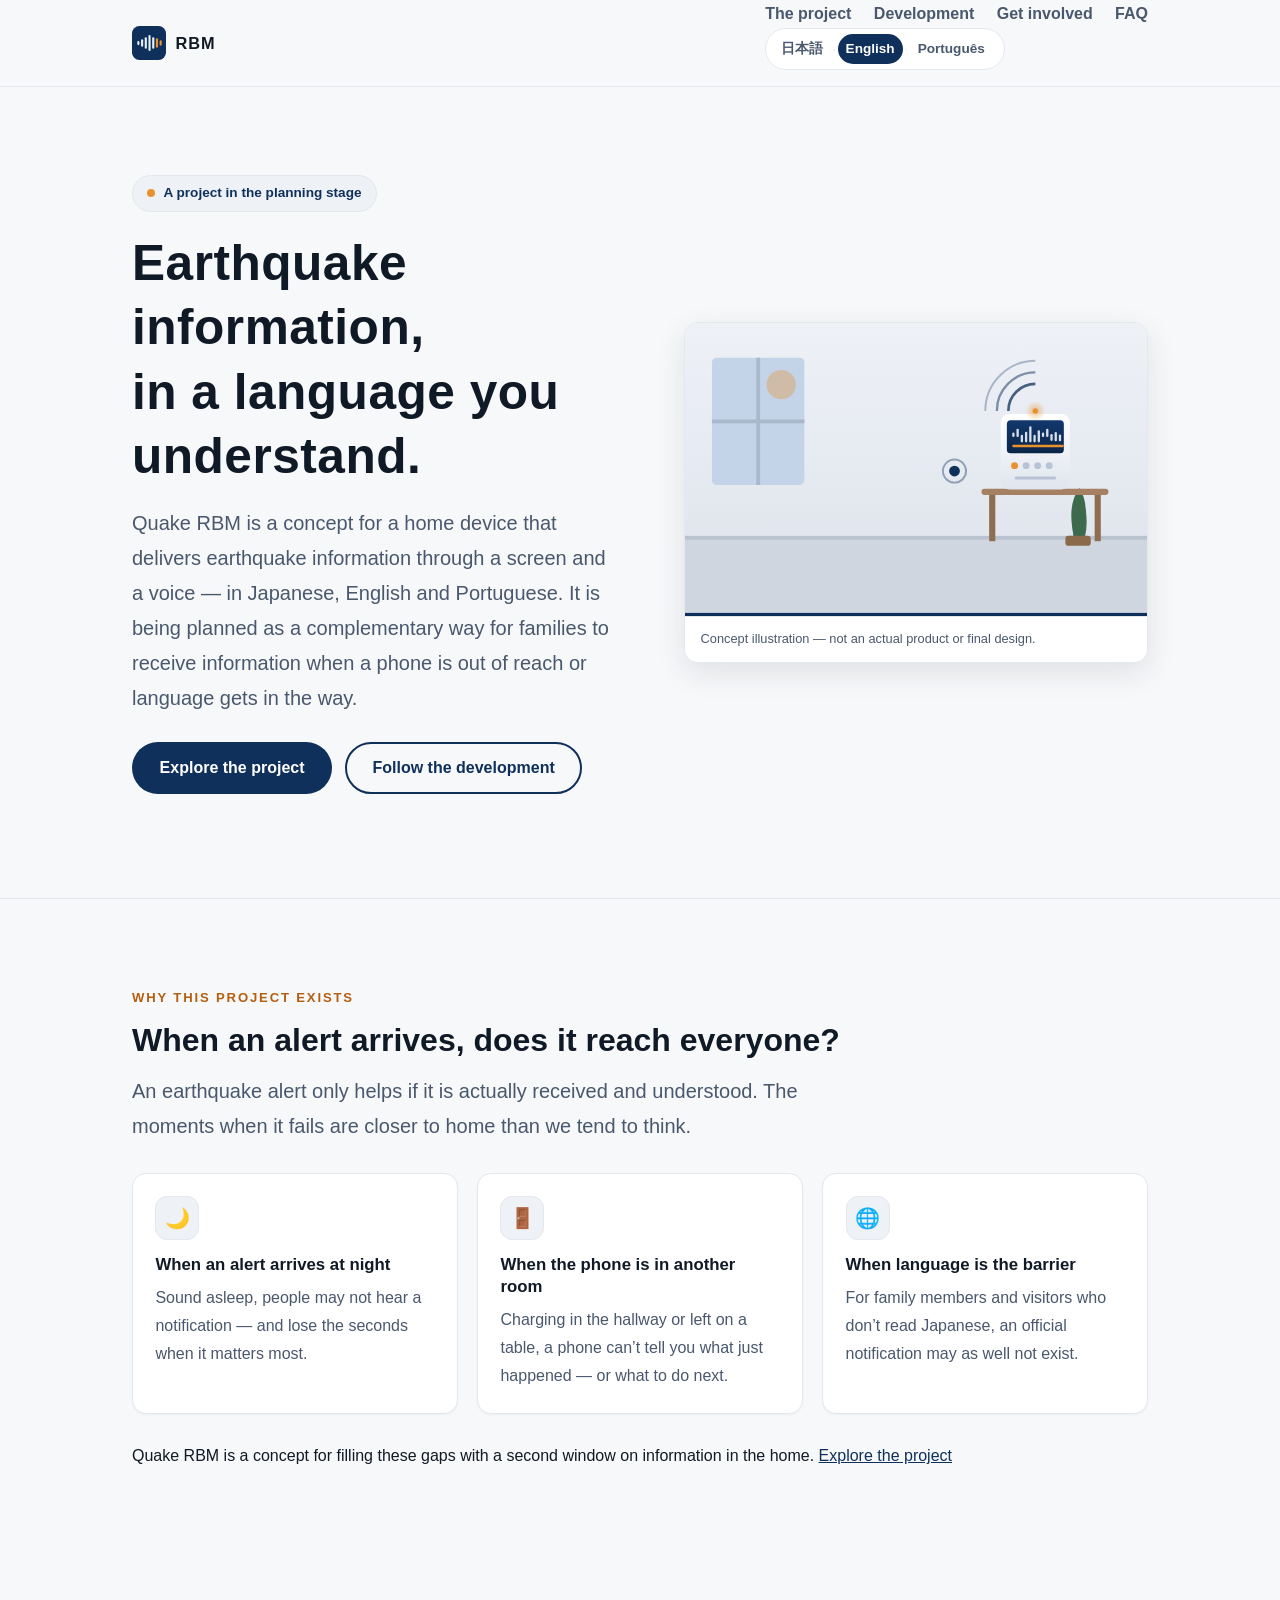
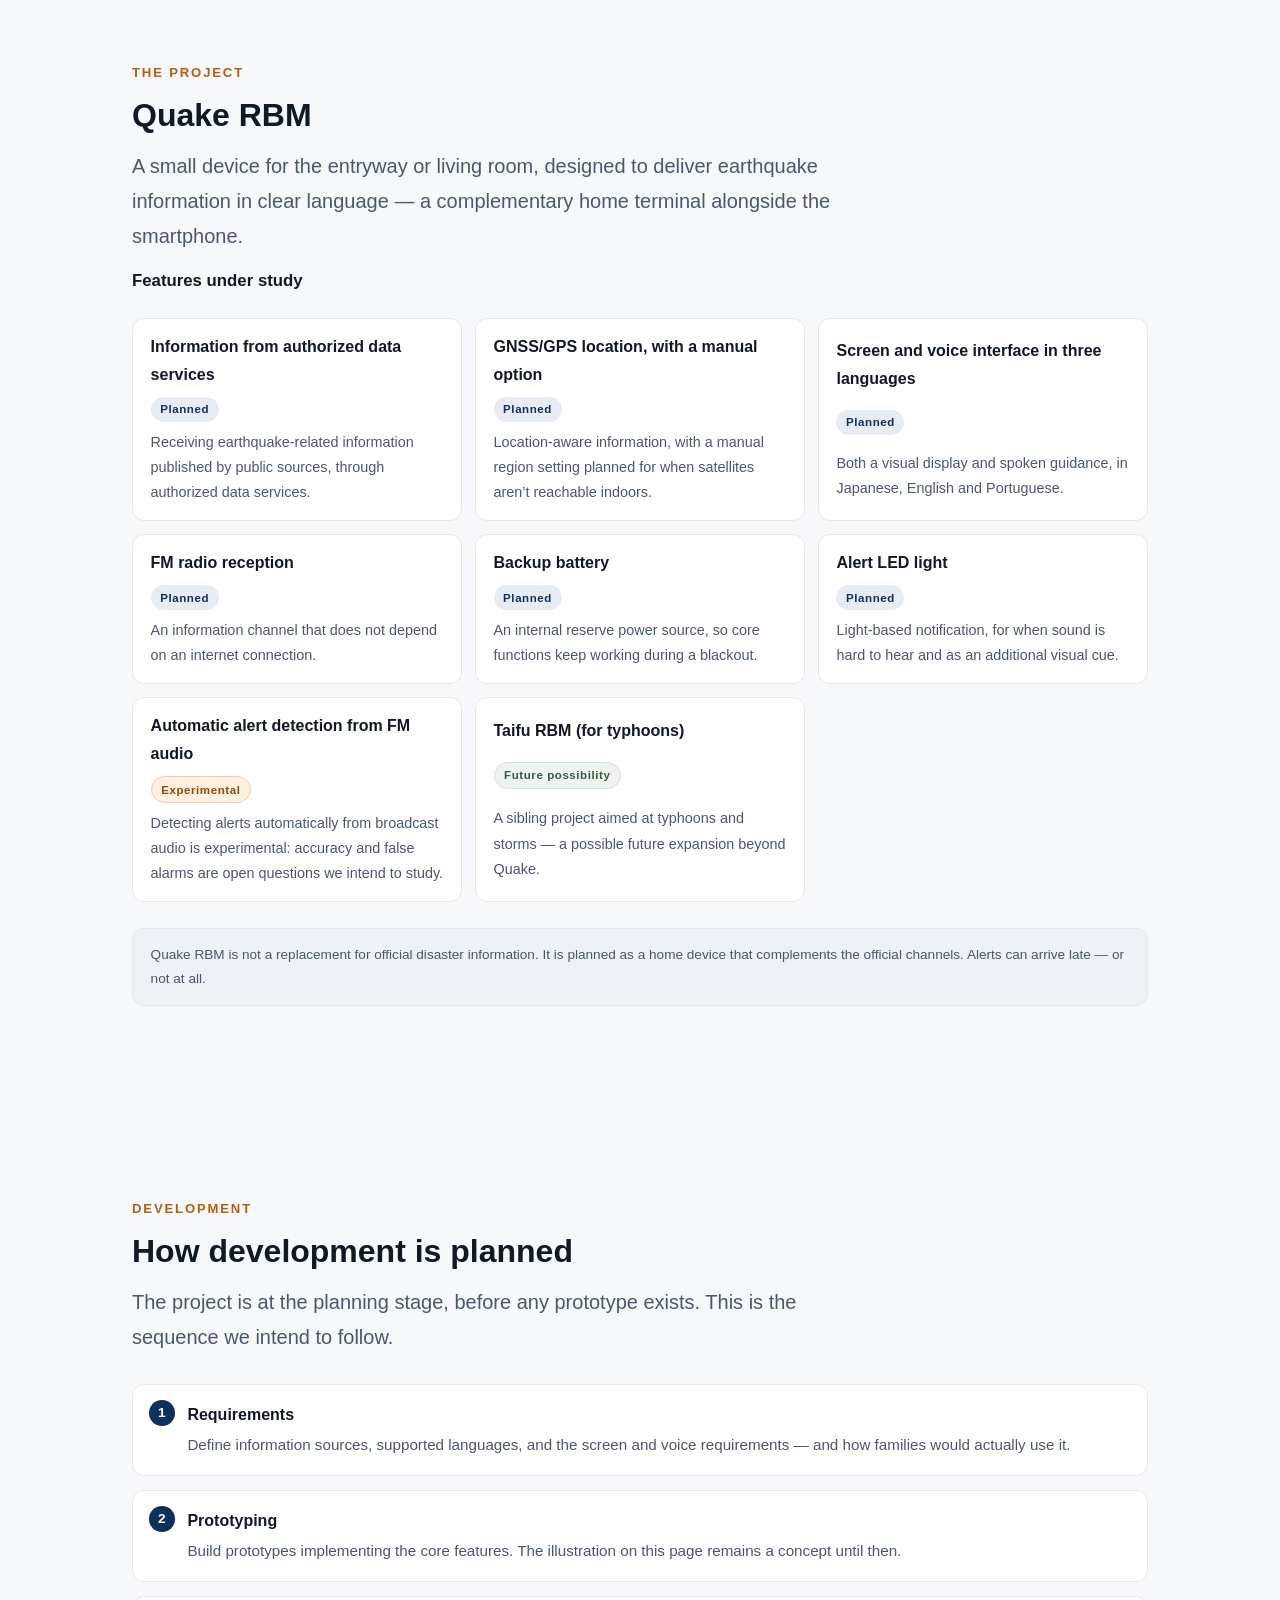
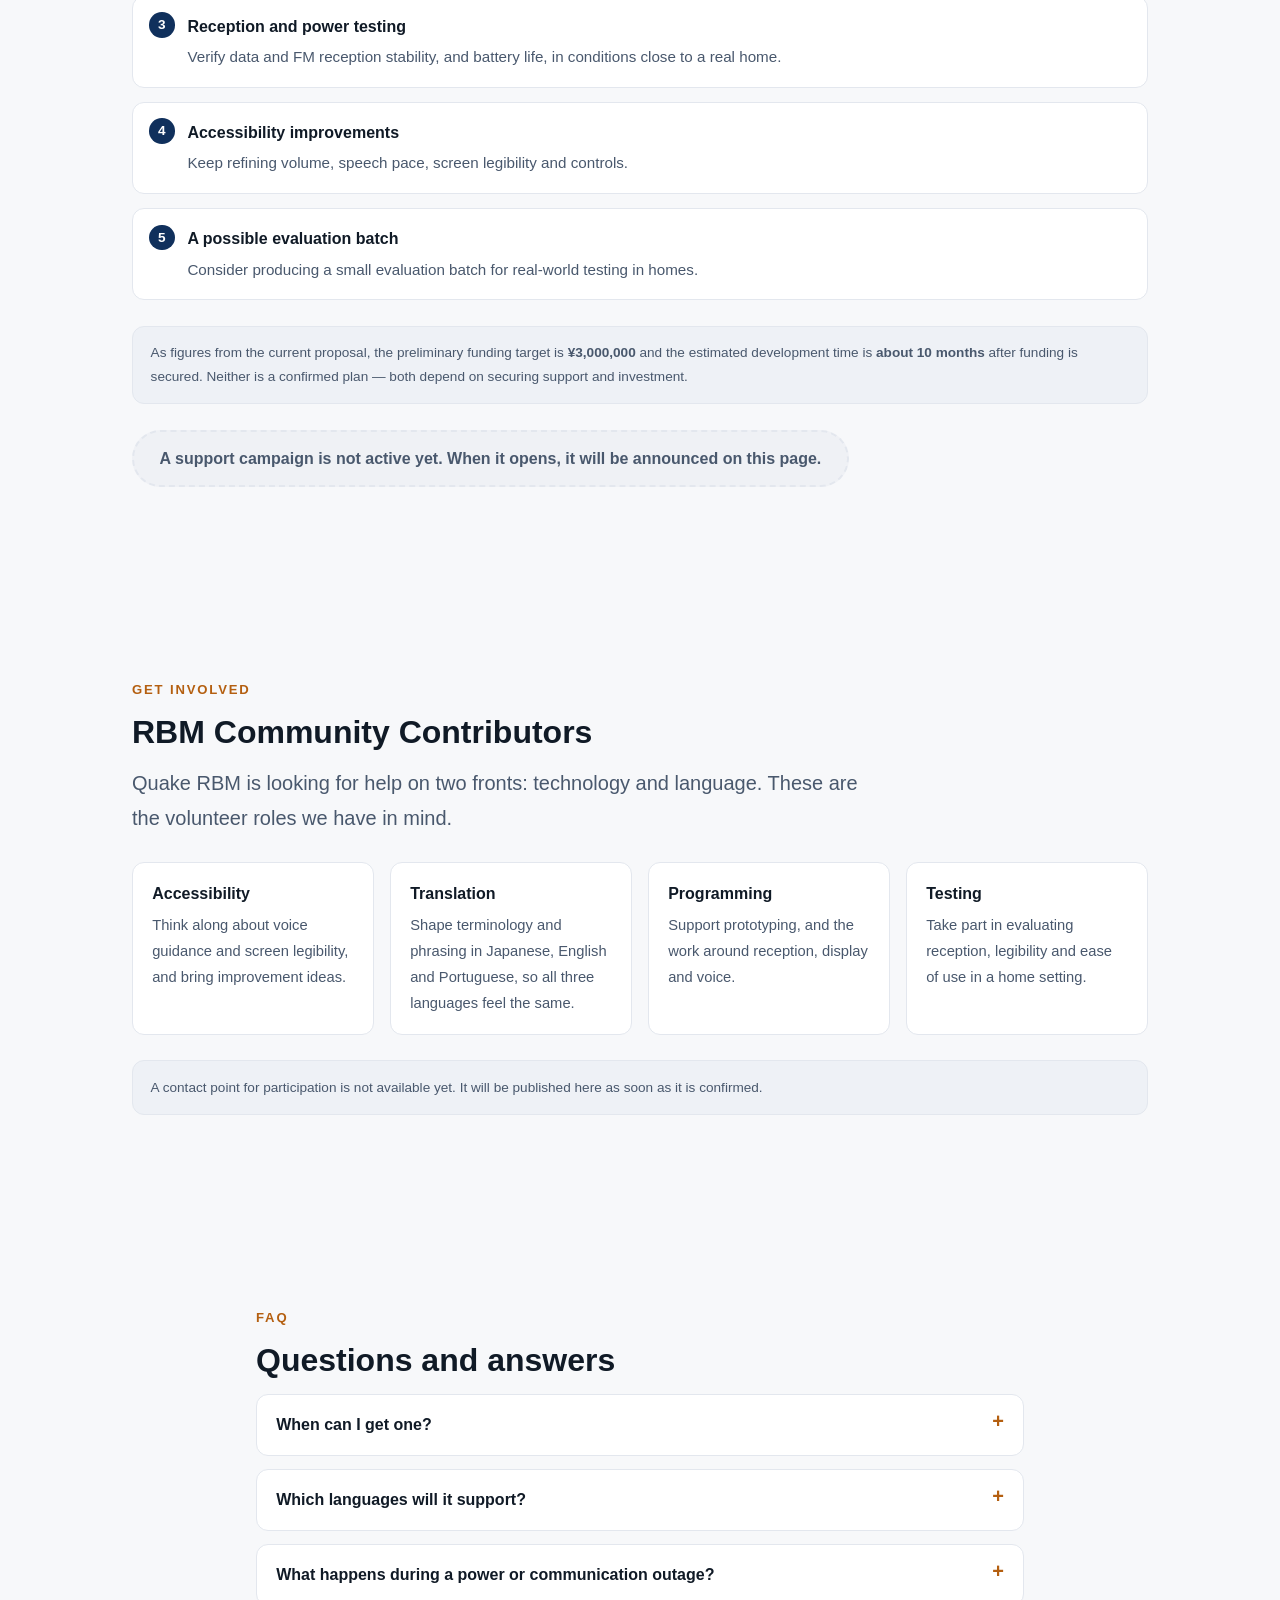
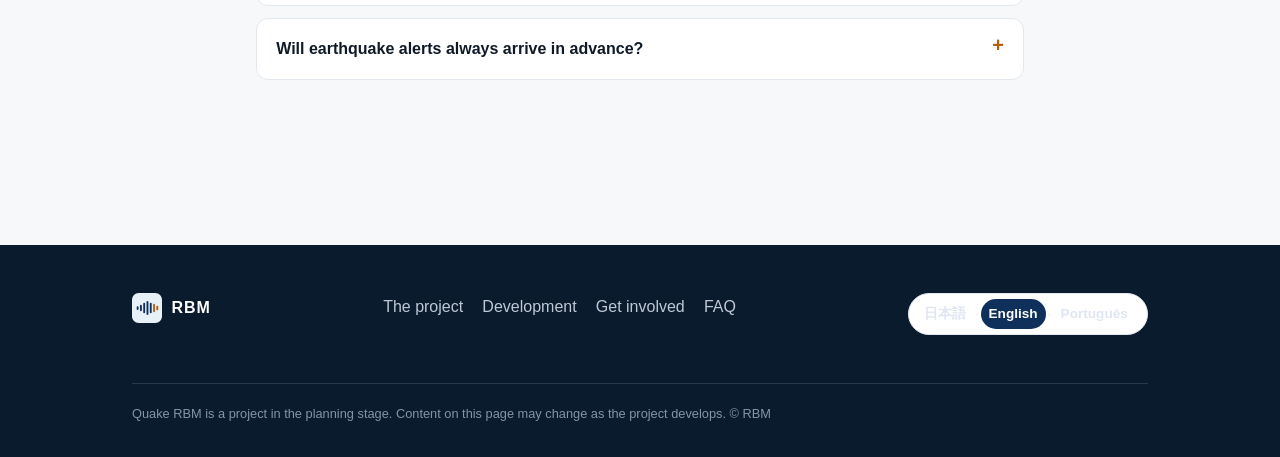
<file: index.html>
<!DOCTYPE html>
<html lang="ja" data-root-page="true" data-alt-ja="/" data-alt-en="/en/" data-alt-pt="/pt/">
<head>
  <meta charset="utf-8">
  <meta name="viewport" content="width=device-width, initial-scale=1">

  <title>Quake RBM — 地震の情報を、わかる言葉で。 | RBM</title>
  <!-- DEPLOY-METADATA: generated only after confirmed deployment URL -->
  <!-- DEPLOY-METADATA:START -->
  <link rel="canonical" href="https://financeself.jp/">
  <link rel="alternate" hreflang="ja" href="https://financeself.jp/">
  <link rel="alternate" hreflang="en" href="https://financeself.jp/en/">
  <link rel="alternate" hreflang="pt" href="https://financeself.jp/pt/">
  <link rel="alternate" hreflang="x-default" href="https://financeself.jp/">
  <meta property="og:url" content="https://financeself.jp/">
  <meta property="og:image" content="https://financeself.jp/assets/img/og-share.png">
  <!-- DEPLOY-METADATA:END -->
  <meta name="description" content="Quake RBM は、地震の情報を画面と音声で伝える家庭向け端末の構想です。日本語・英語・ポルトガル語に対応し、家族みんなに情報を届ける補完的な手段を目指します。">



  <meta property="og:type" content="website">
  <meta property="og:site_name" content="RBM">
  <meta property="og:title" content="Quake RBM — 地震の情報を、わかる言葉で。">
  <meta property="og:description" content="地震の情報を画面と音声で伝える家庭向け端末の構想。日本語・英語・ポルトガル語に対応。RBM の最初のプロジェクト。">
  <meta property="og:image:width" content="1200">
  <meta property="og:image:height" content="630">
  <meta property="og:image:alt" content="Quake RBM の概念イメージ（デバイスのイラストとRBMのロゴ）">
  <meta property="og:locale" content="ja_JP">
  <meta property="og:locale:alternate" content="en_US">
  <meta property="og:locale:alternate" content="pt_BR">
  <meta name="twitter:card" content="summary_large_image">

  <meta name="theme-color" content="#10305c">
  <link rel="icon" href="/assets/favicon.svg" type="image/svg+xml">
  <link rel="icon" href="/assets/favicon-32.png" type="image/png" sizes="32x32">
  <link rel="icon" href="/assets/favicon-16.png" type="image/png" sizes="16x16">
  <link rel="apple-touch-icon" href="/assets/apple-touch-icon.png">
  <link rel="manifest" href="/site.webmanifest">

  <link rel="stylesheet" href="/assets/css/style.css">
  <script src="/assets/js/lang.js" defer></script>
</head>
<body>
  <a class="skip-link" href="#main">メインコンテンツへスキップ</a>

  <header class="site-header">
    <div class="wrap">
      <a class="brand" href="/" aria-label="RBM ホーム">
        <img src="/assets/brand/symbol.svg" alt="" width="34" height="34">
        <span>RBM</span>
      </a>
      <button class="menu-toggle" type="button" aria-controls="site-nav" aria-expanded="false">メニュー</button>
      <nav class="site-nav" id="site-nav" aria-label="サイト内ナビゲーション">
        <ul>
          <li><a href="#project">プロジェクト</a></li>
          <li><a href="#development">開発</a></li>
          <li><a href="#participate">参加する</a></li>
          <li><a href="#faq">よくある質問</a></li>
        </ul>
        <p class="lang-switch" data-lang-switch aria-label="言語の選択">
          <a data-lang="ja" href="/">日本語</a>
          <span class="sep" aria-hidden="true">·</span>
          <a data-lang="en" href="/en/">English</a>
          <span class="sep" aria-hidden="true">·</span>
          <a data-lang="pt" href="/pt/">Português</a>
        </p>
      </nav>
    </div>
  </header>

  <main id="main">

    <section class="hero" aria-labelledby="hero-title">
      <div class="wrap hero-grid">
        <div>
          <p class="badge">構想段階のプロジェクト（計画中）</p>
          <h1 id="hero-title">地震の情報を、<br>わかる言葉で。</h1>
          <p class="lede">Quake RBM（クエイク・アール・ビー・エム）は、地震に関する情報を画面と音声で伝える家庭向け端末の構想です。日本語・英語・ポルトガル語の3言語に対応し、スマートフォンが手元にないときや、言葉の壁があるときにも、家族全員に情報を届ける補完的な手段を目指しています。</p>
          <p class="btn-row">
            <a class="btn btn-primary" href="#project">プロジェクトを見る</a>
            <a class="btn btn-ghost" href="#development">開発の状況を見る</a>
          </p>
        </div>
        <figure class="hero-figure">
          <img src="/assets/img/hero-device.svg"
               alt="Quake RBM の家庭内での利用イメージ。棚の上に置かれた小さな端末が画面と音声で地震の情報を伝える様子（構想段階のイラスト）。"
               width="1200" height="760" fetchpriority="high">
          <figcaption>概念イラストです。実際の製品・仕様ではありません。</figcaption>
        </figure>
      </div>
    </section>

    <section class="section" id="situations" aria-labelledby="situations-title">
      <div class="wrap">
        <div class="section-head">
          <p class="eyebrow">なぜ、この構想があるのか</p>
          <h2 id="situations-title">もしもの夜に、情報は届いていますか？</h2>
          <p class="lede">緊急地震速報は、受け取ってこそ役に立ちます。でも、受け取れない場面は、思っているよりずっと身近にあります。</p>
        </div>
        <div class="card-grid">
          <div class="card">
            <div class="card-icon" aria-hidden="true">🌙</div>
            <h3>深夜、速報が鳴ったとき</h3>
            <p>寝ている時間に音声が聞こえず、何が起き、何をすべきか、その場で判断できないことがあります。</p>
          </div>
          <div class="card">
            <div class="card-icon" aria-hidden="true">🚪</div>
            <h3>スマートフォンが別の部屋にあるとき</h3>
            <p>充電中や別室に置いたままでは、通知に気づいても、その場ですぐ確認できません。</p>
          </div>
          <div class="card">
            <div class="card-icon" aria-hidden="true">🌐</div>
            <h3>言葉の壁があるとき</h3>
            <p>外国出身の家族や来客にとって、日本語の通知は読み取りにくく、大切な情報が届かないことがあります。</p>
          </div>
        </div>
        <p style="margin-top:1.8rem">
          Quake RBM は、こうしたすき間を埋める、家庭にもう一台の「情報の窓」をつくる構想です。
          <a href="#project">プロジェクトを見る</a>
        </p>
      </div>
    </section>

    <section class="section" id="project" aria-labelledby="project-title">
      <div class="wrap">
        <div class="section-head">
          <p class="eyebrow">プロジェクト紹介</p>
          <h2 id="project-title">Quake RBM</h2>
          <p class="lede">玄関やリビングに置ける小さな端末が、地震の情報をわかりやすい言葉で伝えます。スマートフォンと並んで存在する、家庭向けの補完的な情報端末の構想です。</p>
        </div>

        <h3>検討している機能</h3>
        <ul class="feature-list">
          <li>
            <span class="fl-label">公的なデータ配信サービスからの情報受信</span>
            <span class="tag tag-plan">計画中</span>
            <span class="fl-desc">行政などが公開する地震関連の情報を、許可されたサービス経由で受信することを計画しています。</span>
          </li>
          <li>
            <span class="fl-label">GNSS/GPS による位置情報（手動設定にも対応予定）</span>
            <span class="tag tag-plan">計画中</span>
            <span class="fl-desc">位置に応じた情報の表示を計画しています。屋内で電波が届かない場合に備え、手動での地域設定も検討しています。</span>
          </li>
          <li>
            <span class="fl-label">画面と音声のインターフェース（日本語・英語・ポルトガル語）</span>
            <span class="tag tag-plan">計画中</span>
            <span class="fl-desc">目で見る表示と、耳で聞く音声案内の両方を、3言語で提供することを計画しています。</span>
          </li>
          <li>
            <span class="fl-label">FMラジオの受信</span>
            <span class="tag tag-plan">計画中</span>
            <span class="fl-desc">インターネット回線に依存しない情報の入り口として、FM放送の受信を計画しています。</span>
          </li>
          <li>
            <span class="fl-label">予備バッテリー</span>
            <span class="tag tag-plan">計画中</span>
            <span class="fl-desc">停電時にも基本の機能が動くよう、内蔵の予備電源を計画しています。</span>
          </li>
          <li>
            <span class="fl-label">警報用LEDライト</span>
            <span class="tag tag-plan">計画中</span>
            <span class="fl-desc">音が聞こえにくい状況や、視覚への訴えかけとして、光による通知を計画しています。</span>
          </li>
          <li>
            <span class="fl-label">FMの音声からの自動的な警報検出</span>
            <span class="tag tag-exp">実験的な検討</span>
            <span class="fl-desc">放送音声から警報を自動検出する仕組みは、実験的な位置づけで、精度と誤作動の課題を検証中です。</span>
          </li>
          <li>
            <span class="fl-label">Taifu RBM（台風向け）</span>
            <span class="tag tag-future">将来の可能性</span>
            <span class="fl-desc">台風・暴風雨に向けた兄弟プロジェクトは、Quake の先にある将来の可能性として構想しています。</span>
          </li>
        </ul>

        <p class="footnote"> Quake RBM は、公式の防災情報を置き換えるものではなく、公式チャンネルを補完する家庭向けの道具として構想されています。警報は状況によって遅れたり、届かなかったりすることがあります。</p>
      </div>
    </section>

    <section class="section" id="development" aria-labelledby="development-title">
      <div class="wrap">
        <div class="section-head">
          <p class="eyebrow">開発</p>
          <h2 id="development-title">開発の進め方（構想）</h2>
          <p class="lede">プロジェクトは現在、要件の整理から始まる準備段階にあります。進め方として、次の流れを想定しています。</p>
        </div>

        <ol class="steps">
          <li>
            <strong>要件の確定</strong>
            <p>情報源、対応言語、表示と音声の要件を整理し、家庭での使われ方を定義します。</p>
          </li>
          <li>
            <strong>試作（プロトタイプ）</strong>
            <p>主要な機能を実装した試作機を製作します。このページのイメージは、この時点でも概念イラストです。</p>
          </li>
          <li>
            <strong>受信と電源の評価試験</strong>
            <p>データ受信とFM受信の安定性、バッテリー持続時間を家庭環境に近い条件で検証します。</p>
          </li>
          <li>
            <strong>アクセシビリティの改善</strong>
            <p>音量、音声の速さ、画面の見やすさ、操作方法を、継続的に改善します。</p>
          </li>
          <li>
            <strong>評価用ロットの検討</strong>
            <p>家庭での実際の評価に向けて、小規模な評価用ロットの製造を検討します。</p>
          </li>
        </ol>

        <p class="footnote">
          提案段階の数値として、初期の資金目標は <strong>¥3,000,000</strong>（予備的な目安）、調達後の開発期間は <strong>約10ヶ月</strong> と見積もっています。
          いずれも確定した計画ではなく、実施には支援や出資が必要です。
        </p>

        <!-- TODO(公開前確認): 支援キャンペーンが開始し、URLが確定したら、下の注記を公式支援ページへのボタンに置き換えてください。
             例: <a class="btn btn-primary" href="https://…">プロジェクトを支援する</a>
        -->
        <p style="margin-top:1.6rem">
          <span class="btn-disabled-note">支援キャンペーンは現在準備中です。開始が決まり次第、このページでお知らせします。</span>
        </p>
      </div>
    </section>

    <section class="section" id="participate" aria-labelledby="participate-title">
      <div class="wrap">
        <div class="section-head">
          <p class="eyebrow">参加する</p>
          <h2 id="participate-title">RBM Community Contributors</h2>
          <p class="lede">Quake RBM は、技術と言葉の両面で、コミュニティの力を求めています。次の形態で、ボランティアとして参加できます。</p>
        </div>

        <div class="roles">
          <div class="role">
            <strong>アクセシビリティ</strong>
            <p>音声案内の分かりやすさや、画面の見やすさを一緒に考え、改善案を持ち寄ります。</p>
          </div>
          <div class="role">
            <strong>翻訳</strong>
            <p>日本語・英語・ポルトガル語の用語や表現を整え、3言語で同じ体験を届えます。</p>
          </div>
          <div class="role">
            <strong>プログラミング</strong>
            <p>試作に向けた実装や、受信・表示・音声まわりの検証を支えます。</p>
          </div>
          <div class="role">
            <strong>テスト</strong>
            <p>家庭での受信、視認性、操作しやすさの評価に参加します。</p>
          </div>
        </div>

        <!-- TODO(公開前確認): 参加登録・問い合わせ先（フォームやメール）が決まったら、下の注記を実際のリンクに置き換えてください。
             例: <a class="btn btn-primary" href="https://…">参加登録へ</a>
        -->
        <p class="footnote">参加方法についてのお問い合わせ先は、現在準備中です。正式な窓口が決まり次第、このページに掲載します。</p>
      </div>
    </section>

    <section class="section" id="faq" aria-labelledby="faq-title">
      <div class="wrap faq">
        <div class="section-head">
          <p class="eyebrow">よくある質問</p>
          <h2 id="faq-title">質問と答え</h2>
        </div>

        <details>
          <summary>いつ入手できますか？</summary>
          <div class="faq-body">
            <p>Quake RBM は構想段階のプロジェクトで、現時点で販売の予定日はありません。進め方の流れは「<a href="#development">開発</a>」セクションで順次公開します。</p>
          </div>
        </details>

        <details>
          <summary>どの言語に対応しますか？</summary>
          <div class="faq-body">
            <p>日本語・英語・ポルトガル語（ブラジル）の3言語を、画面と音声の両方で計画しています。今後の対応言語の追加も、可能性として検討します。</p>
          </div>
        </details>

        <details>
          <summary>停電や通信障害が起きたときは、どうなりますか？</summary>
          <div class="faq-body">
            <p>予備バッテリーとFMラジオの受信を計画しているため、一部の機能は電源やインターネット通信が失われた状況でも動作することを目指しています。ただし、受信できる情報の種類や範囲は、状況によって制限されます。</p>
          </div>
        </details>

        <details>
          <summary>緊急地震速報は、必ず事前に届きますか？</summary>
          <div class="faq-body">
            <p>いいえ。警報は配信の状況によっては遅れたり、届かなかったりします。Quake RBM は、行政や気象機関などの公式な情報を置き換えるものではなく、公式チャンネルを補完する家庭向けの道具として構想されています。避難や行動の判断は、必ず公式の情報を確認してください。</p>
          </div>
        </details>
      </div>
    </section>

  </main>

  <footer class="site-footer">
    <div class="wrap">
      <p class="footer-brand">
        <img src="/assets/brand/symbol-dark.svg" alt="" width="30" height="30">
        <span>RBM</span>
      </p>
      <ul class="footer-nav" aria-label="フッターナビゲーション">
        <li><a href="#project">プロジェクト</a></li>
        <li><a href="#development">開発</a></li>
        <li><a href="#participate">参加する</a></li>
        <li><a href="#faq">よくある質問</a></li>
      </ul>
      <p class="lang-switch" data-lang-switch aria-label="言語の選択">
        <a data-lang="ja" href="/">日本語</a>
        <span class="sep" aria-hidden="true">·</span>
        <a data-lang="en" href="/en/">English</a>
        <span class="sep" aria-hidden="true">·</span>
        <a data-lang="pt" href="/pt/">Português</a>
      </p>
      <div class="footer-legal">
        <p>Quake RBM は構想段階のプロジェクトです。本ページの内容は今後変更される場合があります。&copy; RBM</p>
      </div>
    </div>
  </footer>
</body>
</html>
</file>
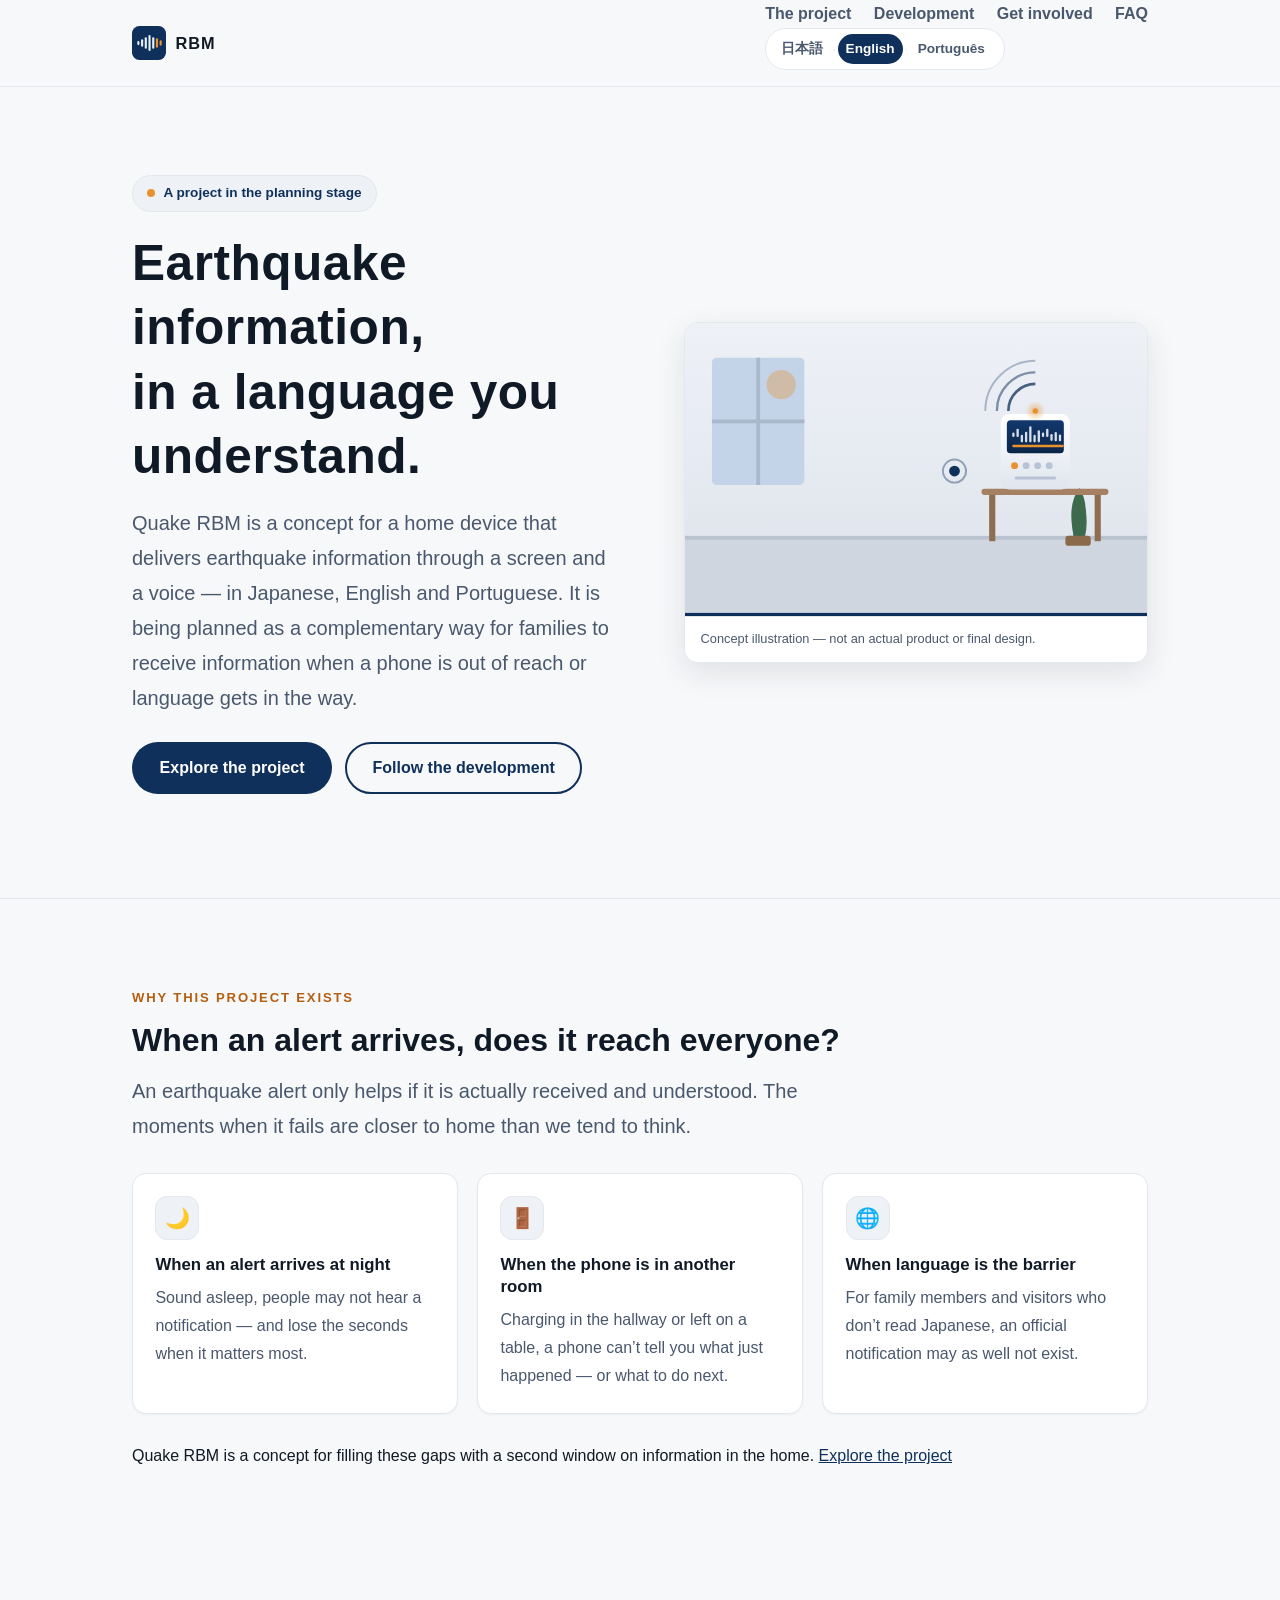
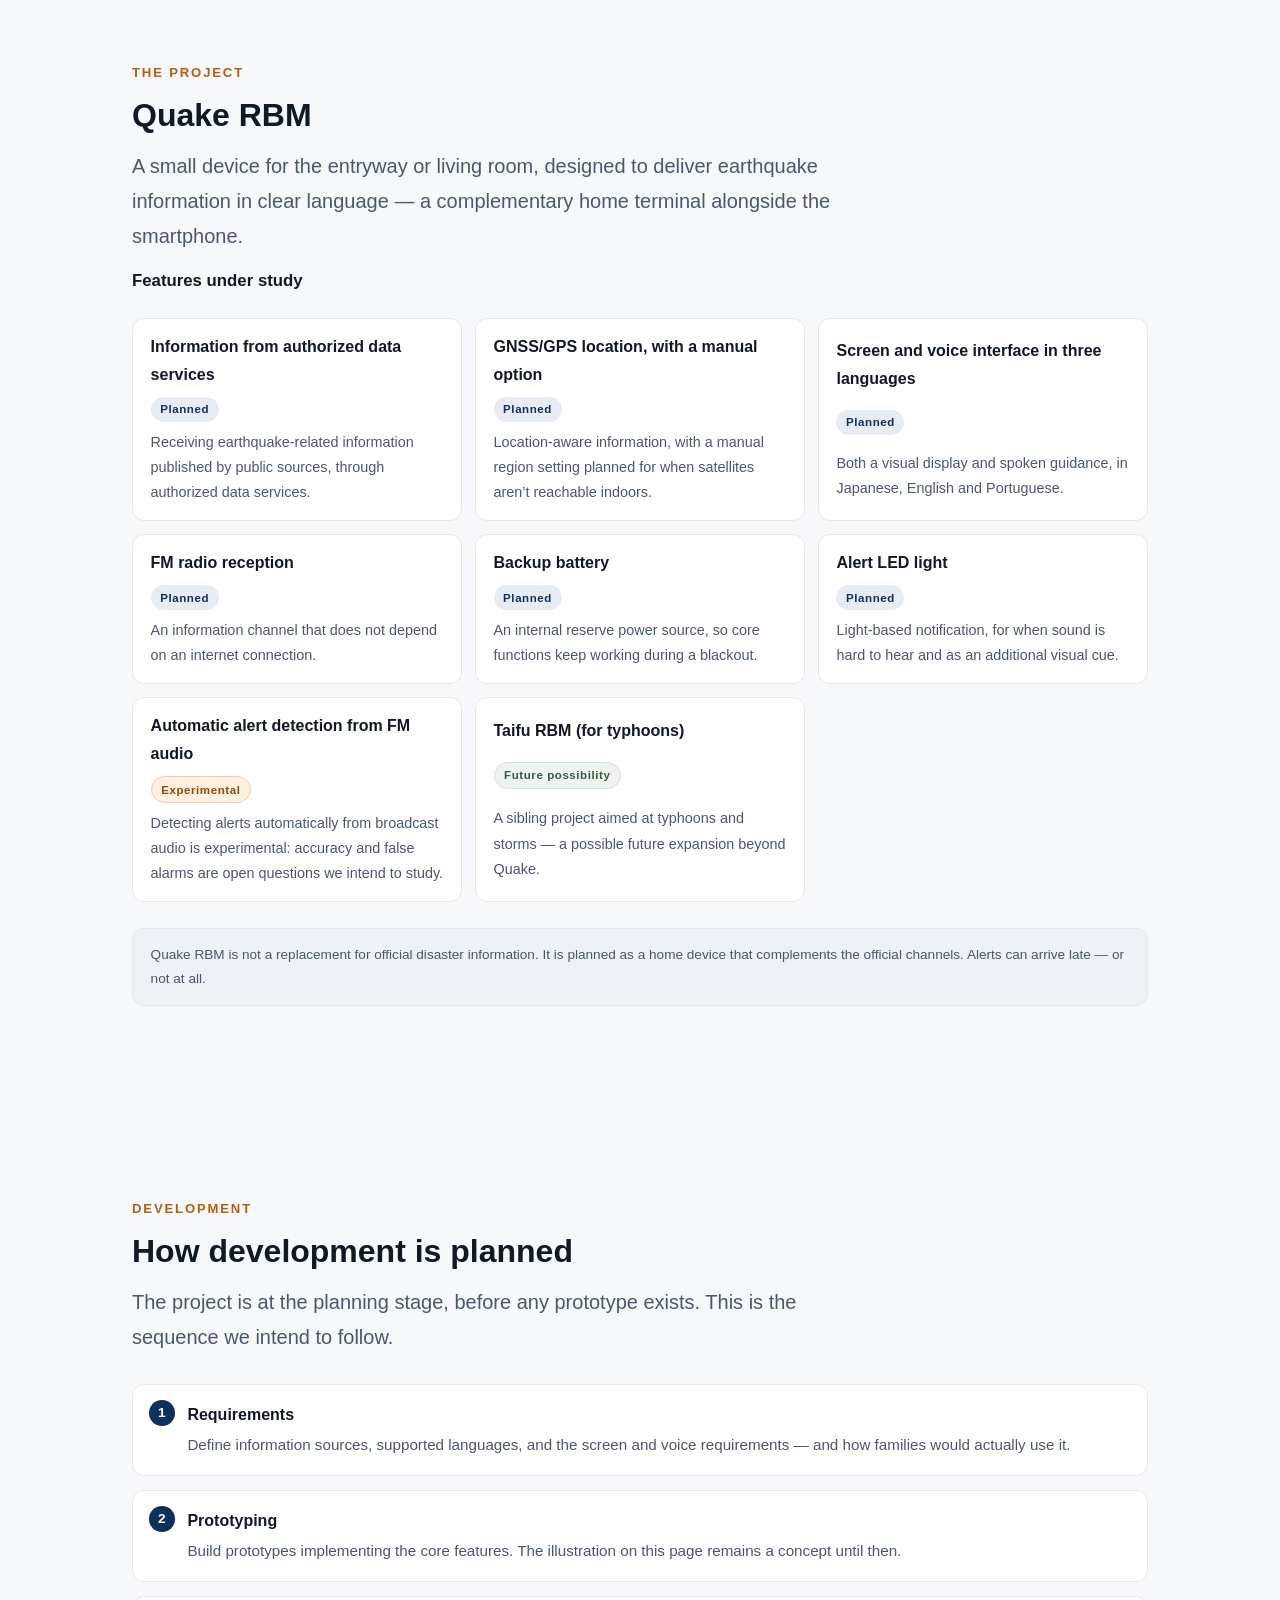
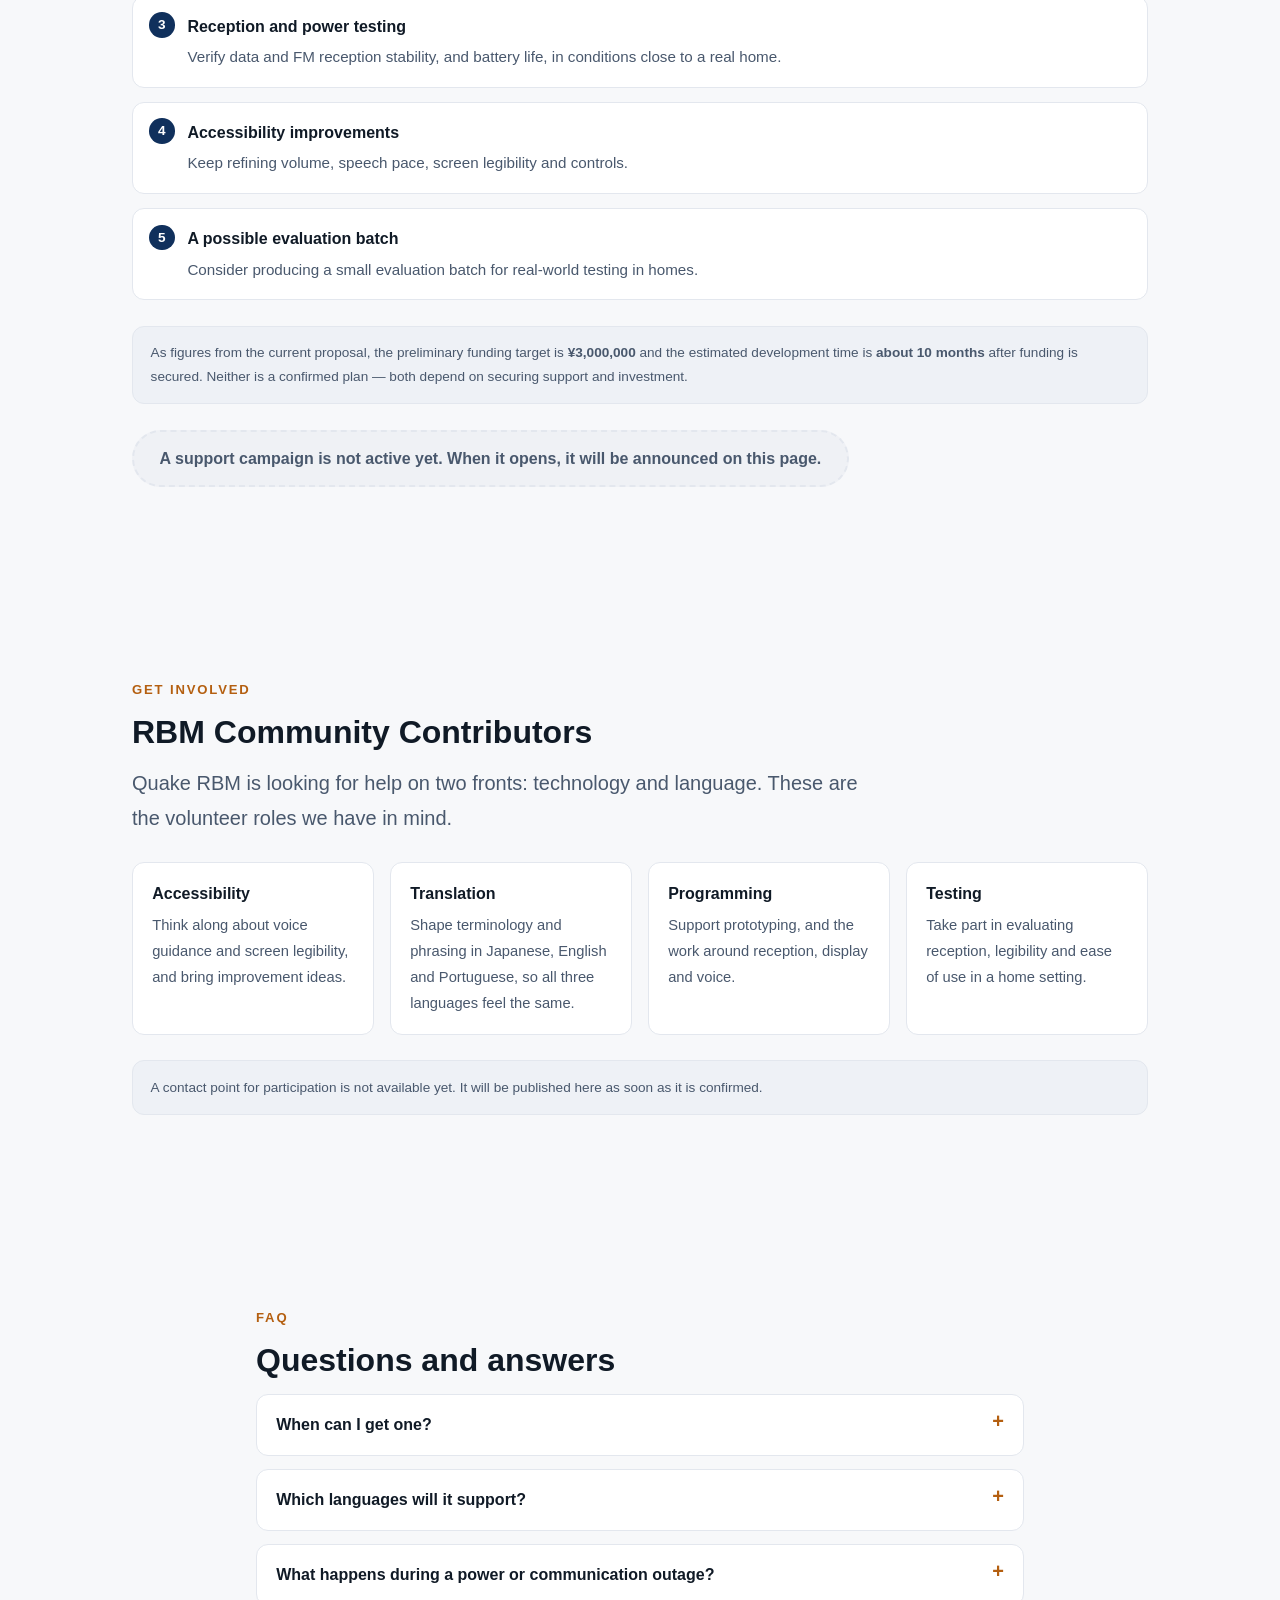
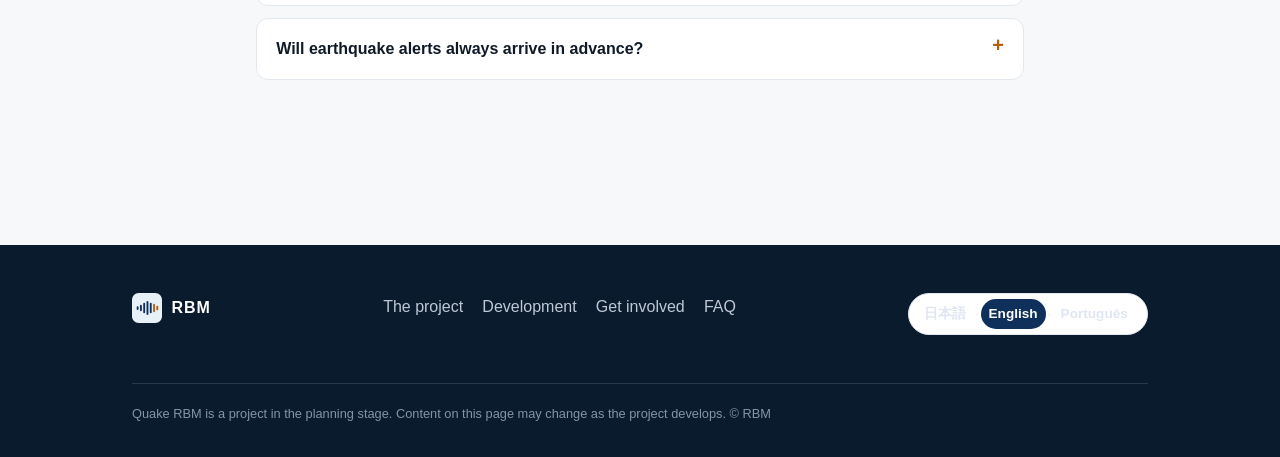
<file: en/index.html>
<!DOCTYPE html>
<html lang="en" data-alt-ja="/" data-alt-en="/en/" data-alt-pt="/pt/">
<head>
  <meta charset="utf-8">
  <meta name="viewport" content="width=device-width, initial-scale=1">

  <title>Quake RBM — Earthquake information in a language you understand. | RBM</title>
  <!-- DEPLOY-METADATA: generated only after confirmed deployment URL -->
  <!-- DEPLOY-METADATA:START -->
  <link rel="canonical" href="https://financeself.jp/en/">
  <link rel="alternate" hreflang="ja" href="https://financeself.jp/">
  <link rel="alternate" hreflang="en" href="https://financeself.jp/en/">
  <link rel="alternate" hreflang="pt" href="https://financeself.jp/pt/">
  <link rel="alternate" hreflang="x-default" href="https://financeself.jp/">
  <meta property="og:url" content="https://financeself.jp/en/">
  <meta property="og:image" content="https://financeself.jp/assets/img/og-share.png">
  <!-- DEPLOY-METADATA:END -->
  <meta name="description" content="Quake RBM is a concept for a home device that delivers earthquake information through screen and voice. Planned in Japanese, English and Portuguese as a complementary information channel for every family.">



  <meta property="og:type" content="website">
  <meta property="og:site_name" content="RBM">
  <meta property="og:title" content="Quake RBM — Earthquake information in a language you understand.">
  <meta property="og:description" content="A concept for a home device that delivers earthquake information through screen and voice, in Japanese, English and Portuguese. RBM’s first project.">
  <meta property="og:image:width" content="1200">
  <meta property="og:image:height" content="630">
  <meta property="og:image:alt" content="Concept illustration of the Quake RBM device alongside the RBM logo">
  <meta property="og:locale" content="en_US">
  <meta property="og:locale:alternate" content="ja_JP">
  <meta property="og:locale:alternate" content="pt_BR">
  <meta name="twitter:card" content="summary_large_image">

  <meta name="theme-color" content="#10305c">
  <link rel="icon" href="/assets/favicon.svg" type="image/svg+xml">
  <link rel="icon" href="/assets/favicon-32.png" type="image/png" sizes="32x32">
  <link rel="icon" href="/assets/favicon-16.png" type="image/png" sizes="16x16">
  <link rel="apple-touch-icon" href="/assets/apple-touch-icon.png">
  <link rel="manifest" href="/site.webmanifest">

  <link rel="stylesheet" href="/assets/css/style.css">
  <script src="/assets/js/lang.js" defer></script>
</head>
<body>
  <a class="skip-link" href="#main">Skip to main content</a>

  <header class="site-header">
    <div class="wrap">
      <a class="brand" href="/en/" aria-label="RBM home (English)">
        <img src="/assets/brand/symbol.svg" alt="" width="34" height="34">
        <span>RBM</span>
      </a>
      <button class="menu-toggle" type="button" aria-controls="site-nav" aria-expanded="false">Menu</button>
      <nav class="site-nav" id="site-nav" aria-label="Site navigation">
        <ul>
          <li><a href="#project">The project</a></li>
          <li><a href="#development">Development</a></li>
          <li><a href="#participate">Get involved</a></li>
          <li><a href="#faq">FAQ</a></li>
        </ul>
        <p class="lang-switch" data-lang-switch aria-label="Choose language">
          <a data-lang="ja" href="/">日本語</a>
          <span class="sep" aria-hidden="true">·</span>
          <a data-lang="en" href="/en/">English</a>
          <span class="sep" aria-hidden="true">·</span>
          <a data-lang="pt" href="/pt/">Português</a>
        </p>
      </nav>
    </div>
  </header>

  <main id="main">

    <section class="hero" aria-labelledby="hero-title">
      <div class="wrap hero-grid">
        <div>
          <p class="badge">A project in the planning stage</p>
          <h1 id="hero-title">Earthquake information,<br>in a language you understand.</h1>
          <p class="lede">Quake RBM is a concept for a home device that delivers earthquake information through a screen and a voice — in Japanese, English and Portuguese. It is being planned as a complementary way for families to receive information when a phone is out of reach or language gets in the way.</p>
          <p class="btn-row">
            <a class="btn btn-primary" href="#project">Explore the project</a>
            <a class="btn btn-ghost" href="#development">Follow the development</a>
          </p>
        </div>
        <figure class="hero-figure">
          <img src="/assets/img/hero-device.svg"
               alt="Concept illustration of the Quake RBM device in a home: a small terminal on a low shelf showing earthquake information on its screen, with broadcast waves arriving from the left."
               width="1200" height="760" fetchpriority="high">
          <figcaption>Concept illustration — not an actual product or final design.</figcaption>
        </figure>
      </div>
    </section>

    <section class="section" id="situations" aria-labelledby="situations-title">
      <div class="wrap">
        <div class="section-head">
          <p class="eyebrow">Why this project exists</p>
          <h2 id="situations-title">When an alert arrives, does it reach everyone?</h2>
          <p class="lede">An earthquake alert only helps if it is actually received and understood. The moments when it fails are closer to home than we tend to think.</p>
        </div>
        <div class="card-grid">
          <div class="card">
            <div class="card-icon" aria-hidden="true">🌙</div>
            <h3>When an alert arrives at night</h3>
            <p>Sound asleep, people may not hear a notification — and lose the seconds when it matters most.</p>
          </div>
          <div class="card">
            <div class="card-icon" aria-hidden="true">🚪</div>
            <h3>When the phone is in another room</h3>
            <p>Charging in the hallway or left on a table, a phone can’t tell you what just happened — or what to do next.</p>
          </div>
          <div class="card">
            <div class="card-icon" aria-hidden="true">🌐</div>
            <h3>When language is the barrier</h3>
            <p>For family members and visitors who don’t read Japanese, an official notification may as well not exist.</p>
          </div>
        </div>
        <p style="margin-top:1.8rem">
          Quake RBM is a concept for filling these gaps with a second window on information in the home.
          <a href="#project">Explore the project</a>
        </p>
      </div>
    </section>

    <section class="section" id="project" aria-labelledby="project-title">
      <div class="wrap">
        <div class="section-head">
          <p class="eyebrow">The project</p>
          <h2 id="project-title">Quake RBM</h2>
          <p class="lede">A small device for the entryway or living room, designed to deliver earthquake information in clear language — a complementary home terminal alongside the smartphone.</p>
        </div>

        <h3>Features under study</h3>
        <ul class="feature-list">
          <li>
            <span class="fl-label">Information from authorized data services</span>
            <span class="tag tag-plan">Planned</span>
            <span class="fl-desc">Receiving earthquake-related information published by public sources, through authorized data services.</span>
          </li>
          <li>
            <span class="fl-label">GNSS/GPS location, with a manual option</span>
            <span class="tag tag-plan">Planned</span>
            <span class="fl-desc">Location-aware information, with a manual region setting planned for when satellites aren’t reachable indoors.</span>
          </li>
          <li>
            <span class="fl-label">Screen and voice interface in three languages</span>
            <span class="tag tag-plan">Planned</span>
            <span class="fl-desc">Both a visual display and spoken guidance, in Japanese, English and Portuguese.</span>
          </li>
          <li>
            <span class="fl-label">FM radio reception</span>
            <span class="tag tag-plan">Planned</span>
            <span class="fl-desc">An information channel that does not depend on an internet connection.</span>
          </li>
          <li>
            <span class="fl-label">Backup battery</span>
            <span class="tag tag-plan">Planned</span>
            <span class="fl-desc">An internal reserve power source, so core functions keep working during a blackout.</span>
          </li>
          <li>
            <span class="fl-label">Alert LED light</span>
            <span class="tag tag-plan">Planned</span>
            <span class="fl-desc">Light-based notification, for when sound is hard to hear and as an additional visual cue.</span>
          </li>
          <li>
            <span class="fl-label">Automatic alert detection from FM audio</span>
            <span class="tag tag-exp">Experimental</span>
            <span class="fl-desc">Detecting alerts automatically from broadcast audio is experimental: accuracy and false alarms are open questions we intend to study.</span>
          </li>
          <li>
            <span class="fl-label">Taifu RBM (for typhoons)</span>
            <span class="tag tag-future">Future possibility</span>
            <span class="fl-desc">A sibling project aimed at typhoons and storms — a possible future expansion beyond Quake.</span>
          </li>
        </ul>

        <p class="footnote">Quake RBM is not a replacement for official disaster information. It is planned as a home device that complements the official channels. Alerts can arrive late — or not at all.</p>
      </div>
    </section>

    <section class="section" id="development" aria-labelledby="development-title">
      <div class="wrap">
        <div class="section-head">
          <p class="eyebrow">Development</p>
          <h2 id="development-title">How development is planned</h2>
          <p class="lede">The project is at the planning stage, before any prototype exists. This is the sequence we intend to follow.</p>
        </div>

        <ol class="steps">
          <li>
            <strong>Requirements</strong>
            <p>Define information sources, supported languages, and the screen and voice requirements — and how families would actually use it.</p>
          </li>
          <li>
            <strong>Prototyping</strong>
            <p>Build prototypes implementing the core features. The illustration on this page remains a concept until then.</p>
          </li>
          <li>
            <strong>Reception and power testing</strong>
            <p>Verify data and FM reception stability, and battery life, in conditions close to a real home.</p>
          </li>
          <li>
            <strong>Accessibility improvements</strong>
            <p>Keep refining volume, speech pace, screen legibility and controls.</p>
          </li>
          <li>
            <strong>A possible evaluation batch</strong>
            <p>Consider producing a small evaluation batch for real-world testing in homes.</p>
          </li>
        </ol>

        <p class="footnote">
          As figures from the current proposal, the preliminary funding target is <strong>¥3,000,000</strong> and the estimated development time is <strong>about 10 months</strong> after funding is secured.
          Neither is a confirmed plan — both depend on securing support and investment.
        </p>

        <!-- TODO(confirm before publishing): when a support campaign is live with a confirmed URL, replace the note below with a real button.
             Example: <a class="btn btn-primary" href="https://…">Support the project</a>
        -->
        <p style="margin-top:1.6rem">
          <span class="btn-disabled-note">A support campaign is not active yet. When it opens, it will be announced on this page.</span>
        </p>
      </div>
    </section>

    <section class="section" id="participate" aria-labelledby="participate-title">
      <div class="wrap">
        <div class="section-head">
          <p class="eyebrow">Get involved</p>
          <h2 id="participate-title">RBM Community Contributors</h2>
          <p class="lede">Quake RBM is looking for help on two fronts: technology and language. These are the volunteer roles we have in mind.</p>
        </div>

        <div class="roles">
          <div class="role">
            <strong>Accessibility</strong>
            <p>Think along about voice guidance and screen legibility, and bring improvement ideas.</p>
          </div>
          <div class="role">
            <strong>Translation</strong>
            <p>Shape terminology and phrasing in Japanese, English and Portuguese, so all three languages feel the same.</p>
          </div>
          <div class="role">
            <strong>Programming</strong>
            <p>Support prototyping, and the work around reception, display and voice.</p>
          </div>
          <div class="role">
            <strong>Testing</strong>
            <p>Take part in evaluating reception, legibility and ease of use in a home setting.</p>
          </div>
        </div>

        <!-- TODO(confirm before publishing): replace the note below with real registration/contact links once destinations are confirmed.
             Example: <a class="btn btn-primary" href="https://…">Join the contributors</a>
        -->
        <p class="footnote">A contact point for participation is not available yet. It will be published here as soon as it is confirmed.</p>
      </div>
    </section>

    <section class="section" id="faq" aria-labelledby="faq-title">
      <div class="wrap faq">
        <div class="section-head">
          <p class="eyebrow">FAQ</p>
          <h2 id="faq-title">Questions and answers</h2>
        </div>

        <details>
          <summary>When can I get one?</summary>
          <div class="faq-body">
            <p>Quake RBM is a project in the planning stage — there is no release date at this point. Progress will be shared in the <a href="#development">Development</a> section.</p>
          </div>
        </details>

        <details>
          <summary>Which languages will it support?</summary>
          <div class="faq-body">
            <p>Japanese, English and Brazilian Portuguese are planned, on both screen and voice. Additional languages may be considered in the future.</p>
          </div>
        </details>

        <details>
          <summary>What happens during a power or communication outage?</summary>
          <div class="faq-body">
            <p>A backup battery and FM reception are planned, so some functions are intended to keep working without mains power or an internet connection. That said, the information available will be limited by the circumstances.</p>
          </div>
        </details>

        <details>
          <summary>Will earthquake alerts always arrive in advance?</summary>
          <div class="faq-body">
            <p>No. Depending on how alerts are distributed, they can arrive late — or not at all. Quake RBM is not a replacement for official information from public authorities and weather services; it is planned as a complementary home device. Always confirm evacuation and other decisions with official sources.</p>
          </div>
        </details>
      </div>
    </section>

  </main>

  <footer class="site-footer">
    <div class="wrap">
      <p class="footer-brand">
        <img src="/assets/brand/symbol-dark.svg" alt="" width="30" height="30">
        <span>RBM</span>
      </p>
      <ul class="footer-nav" aria-label="Footer navigation">
        <li><a href="#project">The project</a></li>
        <li><a href="#development">Development</a></li>
        <li><a href="#participate">Get involved</a></li>
        <li><a href="#faq">FAQ</a></li>
      </ul>
      <p class="lang-switch" data-lang-switch aria-label="Choose language">
        <a data-lang="ja" href="/">日本語</a>
        <span class="sep" aria-hidden="true">·</span>
        <a data-lang="en" href="/en/">English</a>
        <span class="sep" aria-hidden="true">·</span>
        <a data-lang="pt" href="/pt/">Português</a>
      </p>
      <div class="footer-legal">
        <p>Quake RBM is a project in the planning stage. Content on this page may change as the project develops. &copy; RBM</p>
      </div>
    </div>
  </footer>
</body>
</html>
</file>
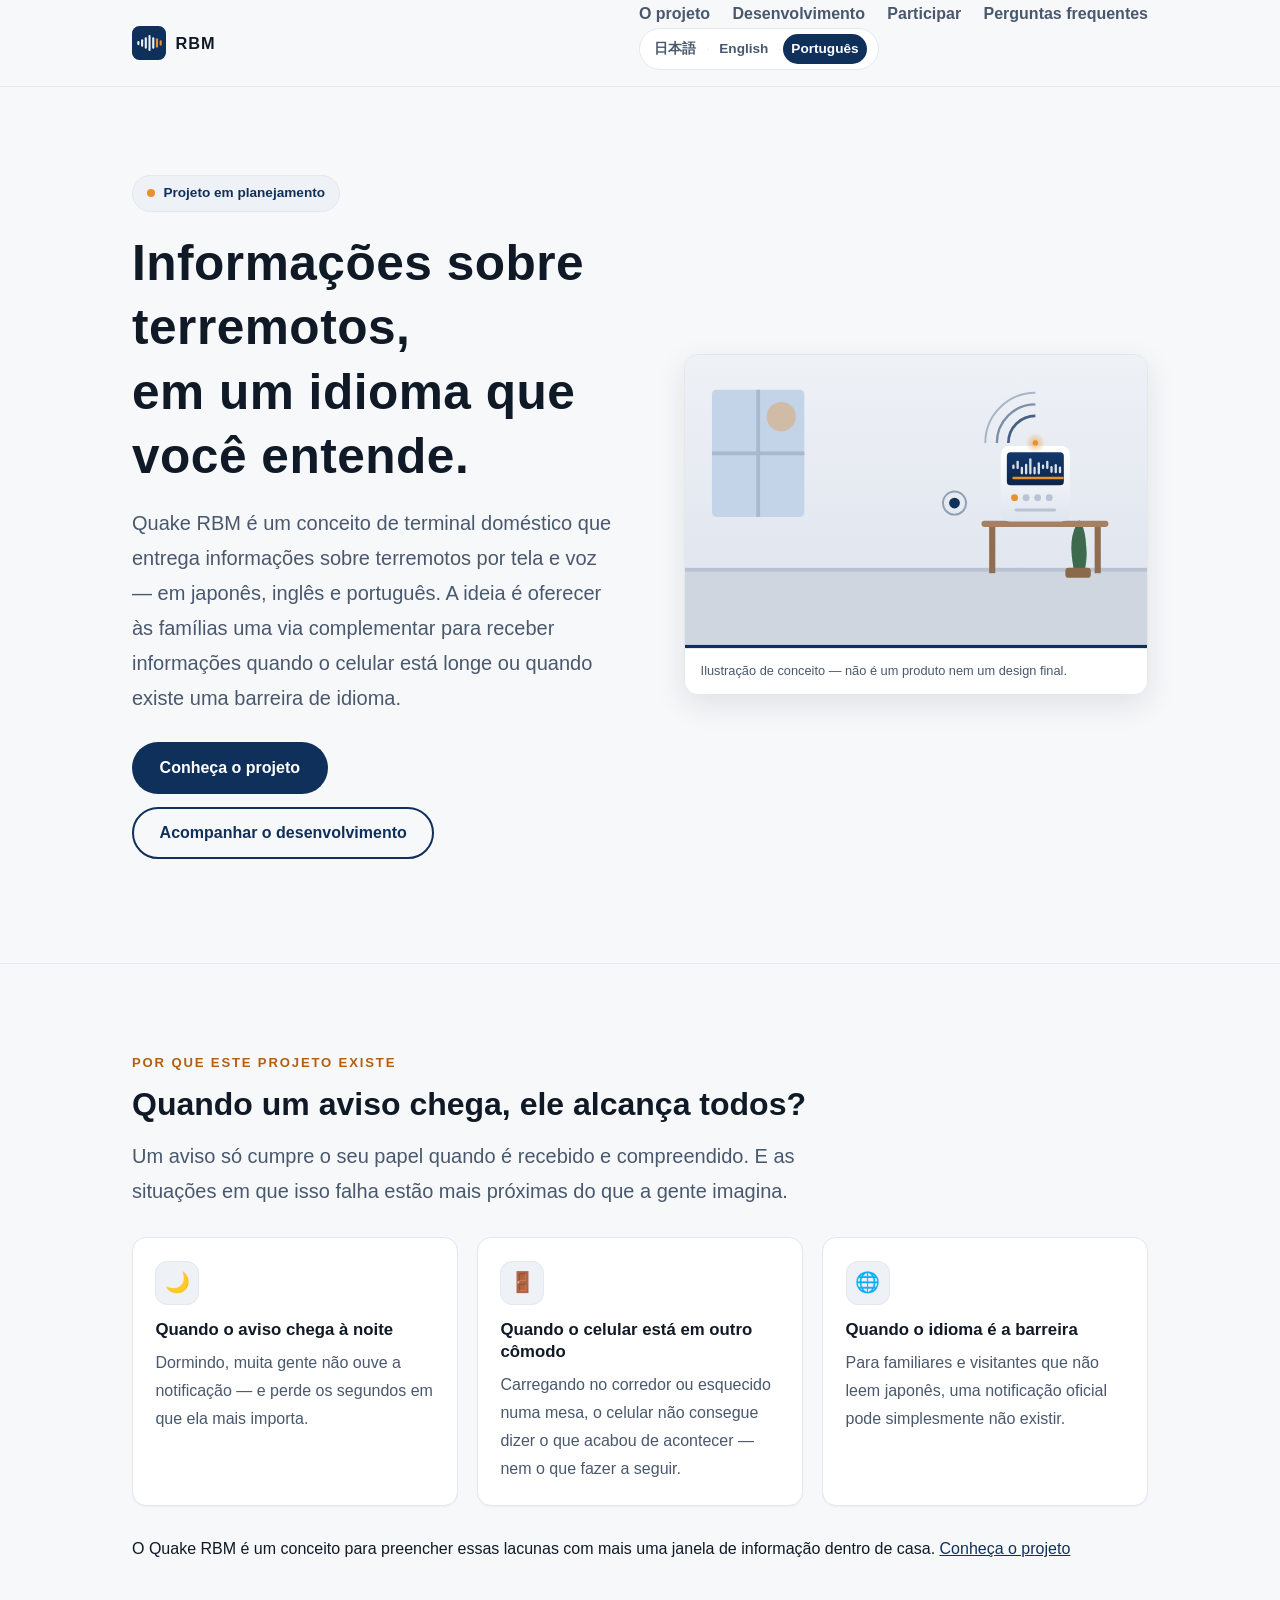
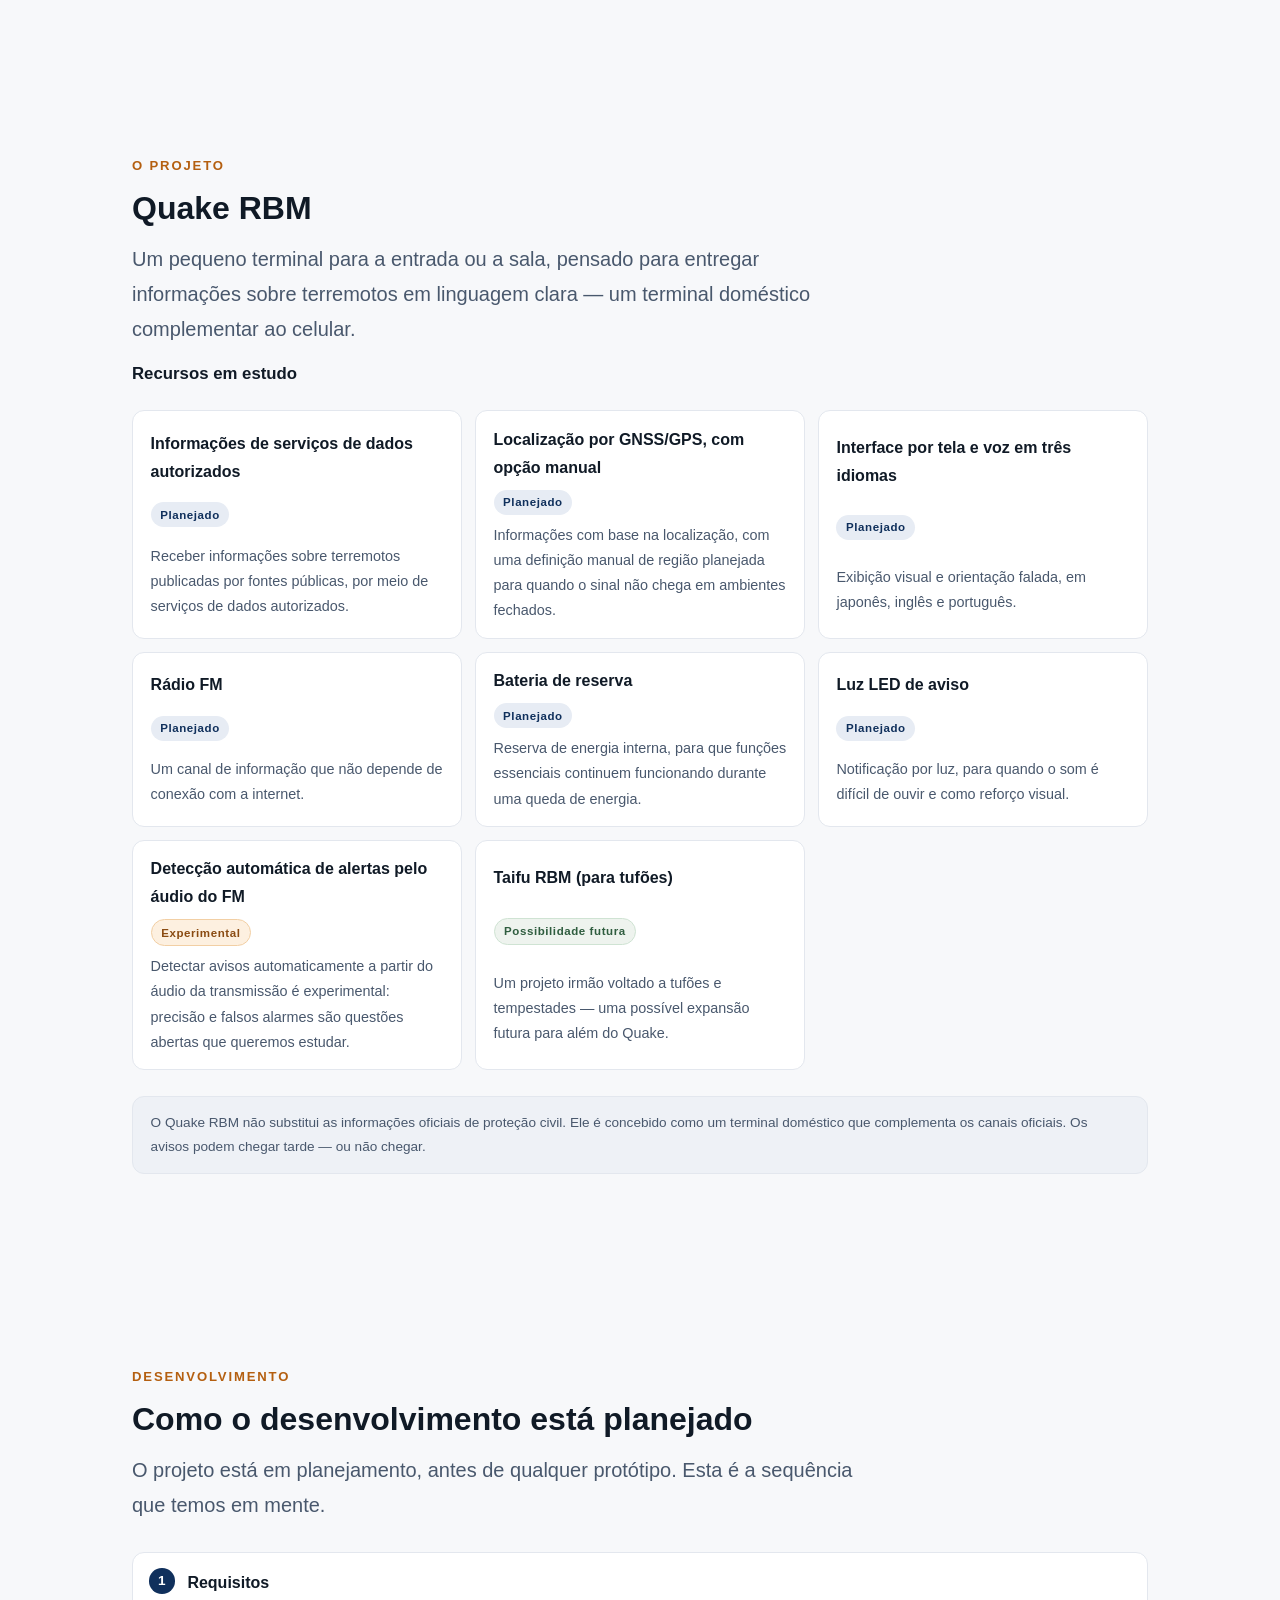
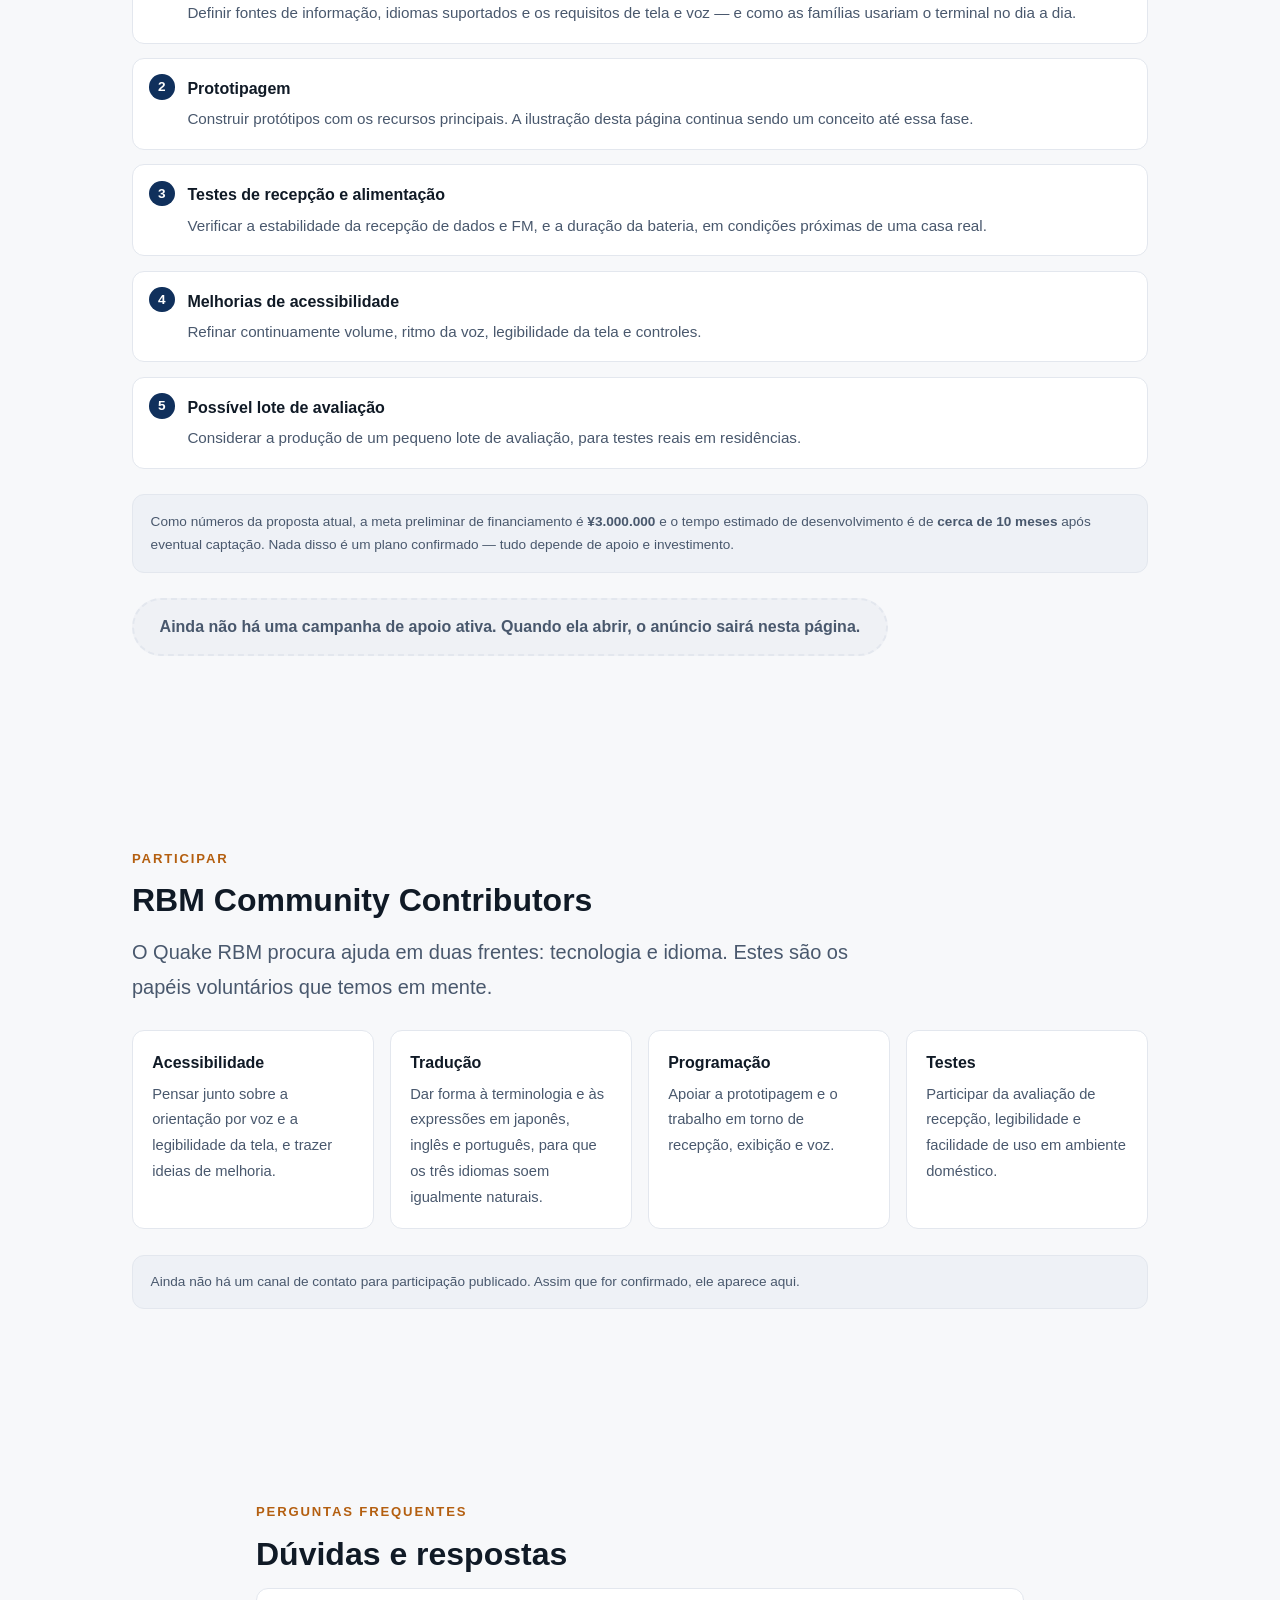
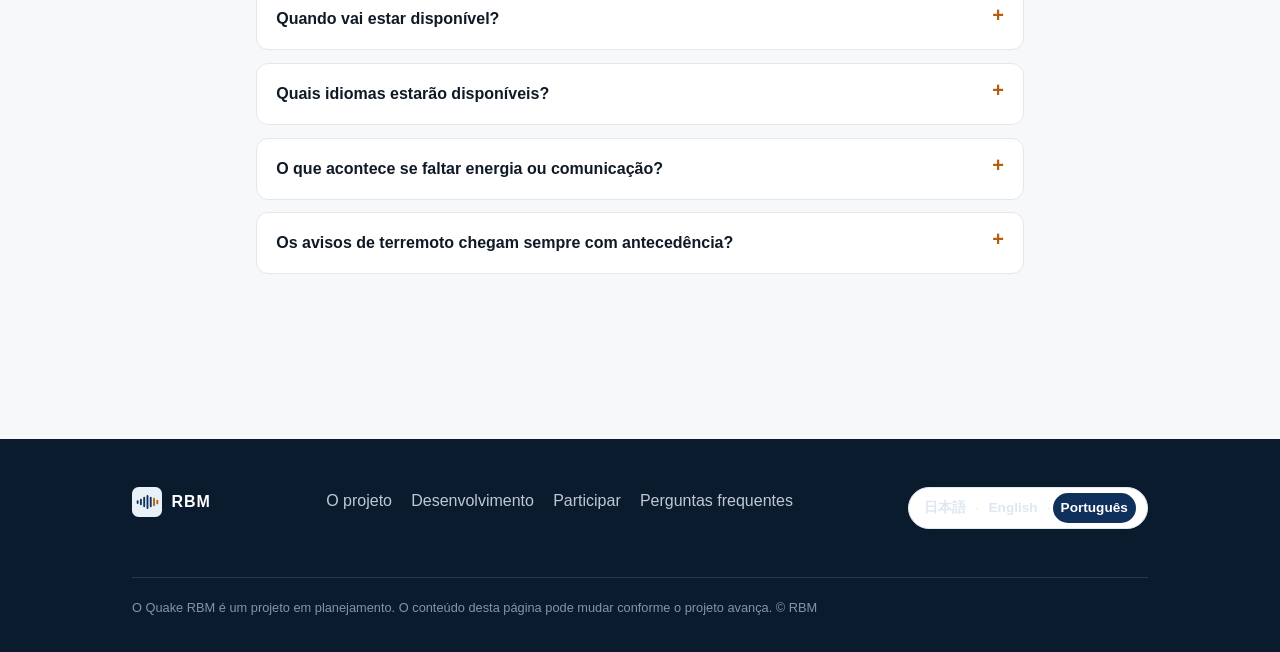
<file: pt/index.html>
<!DOCTYPE html>
<html lang="pt-BR" data-alt-ja="/" data-alt-en="/en/" data-alt-pt="/pt/">
<head>
  <meta charset="utf-8">
  <meta name="viewport" content="width=device-width, initial-scale=1">

  <title>Quake RBM — Informações sobre terremotos em um idioma que você entende. | RBM</title>
  <!-- DEPLOY-METADATA: generated only after confirmed deployment URL -->
  <!-- DEPLOY-METADATA:START -->
  <link rel="canonical" href="https://financeself.jp/pt/">
  <link rel="alternate" hreflang="ja" href="https://financeself.jp/">
  <link rel="alternate" hreflang="en" href="https://financeself.jp/en/">
  <link rel="alternate" hreflang="pt" href="https://financeself.jp/pt/">
  <link rel="alternate" hreflang="x-default" href="https://financeself.jp/">
  <meta property="og:url" content="https://financeself.jp/pt/">
  <meta property="og:image" content="https://financeself.jp/assets/img/og-share.png">
  <!-- DEPLOY-METADATA:END -->
  <meta name="description" content="Quake RBM é um conceito de terminal doméstico que entrega informações sobre terremotos por tela e voz. Planejado em japonês, inglês e português, como via complementar para as famílias receberem informações.">



  <meta property="og:type" content="website">
  <meta property="og:site_name" content="RBM">
  <meta property="og:title" content="Quake RBM — Informações sobre terremotos em um idioma que você entende.">
  <meta property="og:description" content="Um conceito de terminal doméstico que entrega informações sobre terremotos por tela e voz, em japonês, inglês e português. O primeiro projeto da RBM.">
  <meta property="og:image:width" content="1200">
  <meta property="og:image:height" content="630">
  <meta property="og:image:alt" content="Ilustração conceitual do dispositivo Quake RBM junto ao logotipo RBM">
  <meta property="og:locale" content="pt_BR">
  <meta property="og:locale:alternate" content="ja_JP">
  <meta property="og:locale:alternate" content="en_US">
  <meta name="twitter:card" content="summary_large_image">

  <meta name="theme-color" content="#10305c">
  <link rel="icon" href="/assets/favicon.svg" type="image/svg+xml">
  <link rel="icon" href="/assets/favicon-32.png" type="image/png" sizes="32x32">
  <link rel="icon" href="/assets/favicon-16.png" type="image/png" sizes="16x16">
  <link rel="apple-touch-icon" href="/assets/apple-touch-icon.png">
  <link rel="manifest" href="/site.webmanifest">

  <link rel="stylesheet" href="/assets/css/style.css">
  <script src="/assets/js/lang.js" defer></script>
</head>
<body>
  <a class="skip-link" href="#main">Pular para o conteúdo principal</a>

  <header class="site-header">
    <div class="wrap">
      <a class="brand" href="/pt/" aria-label="RBM — página inicial (português)">
        <img src="/assets/brand/symbol.svg" alt="" width="34" height="34">
        <span>RBM</span>
      </a>
      <button class="menu-toggle" type="button" aria-controls="site-nav" aria-expanded="false">Menu</button>
      <nav class="site-nav" id="site-nav" aria-label="Navegação do site">
        <ul>
          <li><a href="#project">O projeto</a></li>
          <li><a href="#development">Desenvolvimento</a></li>
          <li><a href="#participate">Participar</a></li>
          <li><a href="#faq">Perguntas frequentes</a></li>
        </ul>
        <p class="lang-switch" data-lang-switch aria-label="Escolher idioma">
          <a data-lang="ja" href="/">日本語</a>
          <span class="sep" aria-hidden="true">·</span>
          <a data-lang="en" href="/en/">English</a>
          <span class="sep" aria-hidden="true">·</span>
          <a data-lang="pt" href="/pt/">Português</a>
        </p>
      </nav>
    </div>
  </header>

  <main id="main">

    <section class="hero" aria-labelledby="hero-title">
      <div class="wrap hero-grid">
        <div>
          <p class="badge">Projeto em planejamento</p>
          <h1 id="hero-title">Informações sobre terremotos,<br>em um idioma que você entende.</h1>
          <p class="lede">Quake RBM é um conceito de terminal doméstico que entrega informações sobre terremotos por tela e voz — em japonês, inglês e português. A ideia é oferecer às famílias uma via complementar para receber informações quando o celular está longe ou quando existe uma barreira de idioma.</p>
          <p class="btn-row">
            <a class="btn btn-primary" href="#project">Conheça o projeto</a>
            <a class="btn btn-ghost" href="#development">Acompanhar o desenvolvimento</a>
          </p>
        </div>
        <figure class="hero-figure">
          <img src="/assets/img/hero-device.svg"
               alt="Ilustração conceitual do Quake RBM em ambiente doméstico: um pequeno terminal sobre uma bancada baixa, exibindo informações sobre terremotos na tela, com ondas de transmissão chegando pela esquerda."
               width="1200" height="760" fetchpriority="high">
          <figcaption>Ilustração de conceito — não é um produto nem um design final.</figcaption>
        </figure>
      </div>
    </section>

    <section class="section" id="situations" aria-labelledby="situations-title">
      <div class="wrap">
        <div class="section-head">
          <p class="eyebrow">Por que este projeto existe</p>
          <h2 id="situations-title">Quando um aviso chega, ele alcança todos?</h2>
          <p class="lede">Um aviso só cumpre o seu papel quando é recebido e compreendido. E as situações em que isso falha estão mais próximas do que a gente imagina.</p>
        </div>
        <div class="card-grid">
          <div class="card">
            <div class="card-icon" aria-hidden="true">🌙</div>
            <h3>Quando o aviso chega à noite</h3>
            <p>Dormindo, muita gente não ouve a notificação — e perde os segundos em que ela mais importa.</p>
          </div>
          <div class="card">
            <div class="card-icon" aria-hidden="true">🚪</div>
            <h3>Quando o celular está em outro cômodo</h3>
            <p>Carregando no corredor ou esquecido numa mesa, o celular não consegue dizer o que acabou de acontecer — nem o que fazer a seguir.</p>
          </div>
          <div class="card">
            <div class="card-icon" aria-hidden="true">🌐</div>
            <h3>Quando o idioma é a barreira</h3>
            <p>Para familiares e visitantes que não leem japonês, uma notificação oficial pode simplesmente não existir.</p>
          </div>
        </div>
        <p style="margin-top:1.8rem">
          O Quake RBM é um conceito para preencher essas lacunas com mais uma janela de informação dentro de casa.
          <a href="#project">Conheça o projeto</a>
        </p>
      </div>
    </section>

    <section class="section" id="project" aria-labelledby="project-title">
      <div class="wrap">
        <div class="section-head">
          <p class="eyebrow">O projeto</p>
          <h2 id="project-title">Quake RBM</h2>
          <p class="lede">Um pequeno terminal para a entrada ou a sala, pensado para entregar informações sobre terremotos em linguagem clara — um terminal doméstico complementar ao celular.</p>
        </div>

        <h3>Recursos em estudo</h3>
        <ul class="feature-list">
          <li>
            <span class="fl-label">Informações de serviços de dados autorizados</span>
            <span class="tag tag-plan">Planejado</span>
            <span class="fl-desc">Receber informações sobre terremotos publicadas por fontes públicas, por meio de serviços de dados autorizados.</span>
          </li>
          <li>
            <span class="fl-label">Localização por GNSS/GPS, com opção manual</span>
            <span class="tag tag-plan">Planejado</span>
            <span class="fl-desc">Informações com base na localização, com uma definição manual de região planejada para quando o sinal não chega em ambientes fechados.</span>
          </li>
          <li>
            <span class="fl-label">Interface por tela e voz em três idiomas</span>
            <span class="tag tag-plan">Planejado</span>
            <span class="fl-desc">Exibição visual e orientação falada, em japonês, inglês e português.</span>
          </li>
          <li>
            <span class="fl-label">Rádio FM</span>
            <span class="tag tag-plan">Planejado</span>
            <span class="fl-desc">Um canal de informação que não depende de conexão com a internet.</span>
          </li>
          <li>
            <span class="fl-label">Bateria de reserva</span>
            <span class="tag tag-plan">Planejado</span>
            <span class="fl-desc">Reserva de energia interna, para que funções essenciais continuem funcionando durante uma queda de energia.</span>
          </li>
          <li>
            <span class="fl-label">Luz LED de aviso</span>
            <span class="tag tag-plan">Planejado</span>
            <span class="fl-desc">Notificação por luz, para quando o som é difícil de ouvir e como reforço visual.</span>
          </li>
          <li>
            <span class="fl-label">Detecção automática de alertas pelo áudio do FM</span>
            <span class="tag tag-exp">Experimental</span>
            <span class="fl-desc">Detectar avisos automaticamente a partir do áudio da transmissão é experimental: precisão e falsos alarmes são questões abertas que queremos estudar.</span>
          </li>
          <li>
            <span class="fl-label">Taifu RBM (para tufões)</span>
            <span class="tag tag-future">Possibilidade futura</span>
            <span class="fl-desc">Um projeto irmão voltado a tufões e tempestades — uma possível expansão futura para além do Quake.</span>
          </li>
        </ul>

        <p class="footnote">O Quake RBM não substitui as informações oficiais de proteção civil. Ele é concebido como um terminal doméstico que complementa os canais oficiais. Os avisos podem chegar tarde — ou não chegar.</p>
      </div>
    </section>

    <section class="section" id="development" aria-labelledby="development-title">
      <div class="wrap">
        <div class="section-head">
          <p class="eyebrow">Desenvolvimento</p>
          <h2 id="development-title">Como o desenvolvimento está planejado</h2>
          <p class="lede">O projeto está em planejamento, antes de qualquer protótipo. Esta é a sequência que temos em mente.</p>
        </div>

        <ol class="steps">
          <li>
            <strong>Requisitos</strong>
            <p>Definir fontes de informação, idiomas suportados e os requisitos de tela e voz — e como as famílias usariam o terminal no dia a dia.</p>
          </li>
          <li>
            <strong>Prototipagem</strong>
            <p>Construir protótipos com os recursos principais. A ilustração desta página continua sendo um conceito até essa fase.</p>
          </li>
          <li>
            <strong>Testes de recepção e alimentação</strong>
            <p>Verificar a estabilidade da recepção de dados e FM, e a duração da bateria, em condições próximas de uma casa real.</p>
          </li>
          <li>
            <strong>Melhorias de acessibilidade</strong>
            <p>Refinar continuamente volume, ritmo da voz, legibilidade da tela e controles.</p>
          </li>
          <li>
            <strong>Possível lote de avaliação</strong>
            <p>Considerar a produção de um pequeno lote de avaliação, para testes reais em residências.</p>
          </li>
        </ol>

        <p class="footnote">
          Como números da proposta atual, a meta preliminar de financiamento é <strong>¥3.000.000</strong> e o tempo estimado de desenvolvimento é de <strong>cerca de 10 meses</strong> após eventual captação.
          Nada disso é um plano confirmado — tudo depende de apoio e investimento.
        </p>

        <!-- TODO(confirmar antes de publicar): quando houver uma campanha de apoio ativa com URL confirmada, substituir a nota abaixo por um botão real.
             Exemplo: <a class="btn btn-primary" href="https://…">Apoiar o projeto</a>
        -->
        <p style="margin-top:1.6rem">
          <span class="btn-disabled-note">Ainda não há uma campanha de apoio ativa. Quando ela abrir, o anúncio sairá nesta página.</span>
        </p>
      </div>
    </section>

    <section class="section" id="participate" aria-labelledby="participate-title">
      <div class="wrap">
        <div class="section-head">
          <p class="eyebrow">Participar</p>
          <h2 id="participate-title">RBM Community Contributors</h2>
          <p class="lede">O Quake RBM procura ajuda em duas frentes: tecnologia e idioma. Estes são os papéis voluntários que temos em mente.</p>
        </div>

        <div class="roles">
          <div class="role">
            <strong>Acessibilidade</strong>
            <p>Pensar junto sobre a orientação por voz e a legibilidade da tela, e trazer ideias de melhoria.</p>
          </div>
          <div class="role">
            <strong>Tradução</strong>
            <p>Dar forma à terminologia e às expressões em japonês, inglês e português, para que os três idiomas soem igualmente naturais.</p>
          </div>
          <div class="role">
            <strong>Programação</strong>
            <p>Apoiar a prototipagem e o trabalho em torno de recepção, exibição e voz.</p>
          </div>
          <div class="role">
            <strong>Testes</strong>
            <p>Participar da avaliação de recepção, legibilidade e facilidade de uso em ambiente doméstico.</p>
          </div>
        </div>

        <!-- TODO(confirmar antes de publicar): substituir a nota abaixo por links reais de contato/inscrição quando os destinos forem confirmados.
             Exemplo: <a class="btn btn-primary" href="https://…">Entrar na lista de contribuidores</a>
        -->
        <p class="footnote">Ainda não há um canal de contato para participação publicado. Assim que for confirmado, ele aparece aqui.</p>
      </div>
    </section>

    <section class="section" id="faq" aria-labelledby="faq-title">
      <div class="wrap faq">
        <div class="section-head">
          <p class="eyebrow">Perguntas frequentes</p>
          <h2 id="faq-title">Dúvidas e respostas</h2>
        </div>

        <details>
          <summary>Quando vai estar disponível?</summary>
          <div class="faq-body">
            <p>O Quake RBM é um projeto em planejamento — não há data de lançamento neste momento. O progresso será publicado na seção de <a href="#development">desenvolvimento</a>.</p>
          </div>
        </details>

        <details>
          <summary>Quais idiomas estarão disponíveis?</summary>
          <div class="faq-body">
            <p>Japonês, inglês e português do Brasil estão planejados, tanto na tela quanto na voz. Idiomas adicionais podem ser considerados no futuro.</p>
          </div>
        </details>

        <details>
          <summary>O que acontece se faltar energia ou comunicação?</summary>
          <div class="faq-body">
            <p>Uma bateria de reserva e a recepção de FM estão planejadas, de modo que parte das funções deve continuar funcionando sem energia da tomada ou internet. Ainda assim, as informações disponíveis ficarão limitadas pelas circunstâncias.</p>
          </div>
        </details>

        <details>
          <summary>Os avisos de terremoto chegam sempre com antecedência?</summary>
          <div class="faq-body">
            <p>Não. Dependendo da distribuição dos avisos, eles podem chegar tarde — ou não chegar. O Quake RBM não substitui as informações oficiais de autoridades e serviços meteorológicos; ele é concebido como um terminal doméstico complementar. Para decisões sobre evacuação e demais atitudes, confirme sempre nas fontes oficiais.</p>
          </div>
        </details>
      </div>
    </section>

  </main>

  <footer class="site-footer">
    <div class="wrap">
      <p class="footer-brand">
        <img src="/assets/brand/symbol-dark.svg" alt="" width="30" height="30">
        <span>RBM</span>
      </p>
      <ul class="footer-nav" aria-label="Navegação do rodapé">
        <li><a href="#project">O projeto</a></li>
        <li><a href="#development">Desenvolvimento</a></li>
        <li><a href="#participate">Participar</a></li>
        <li><a href="#faq">Perguntas frequentes</a></li>
      </ul>
      <p class="lang-switch" data-lang-switch aria-label="Escolher idioma">
        <a data-lang="ja" href="/">日本語</a>
        <span class="sep" aria-hidden="true">·</span>
        <a data-lang="en" href="/en/">English</a>
        <span class="sep" aria-hidden="true">·</span>
        <a data-lang="pt" href="/pt/">Português</a>
      </p>
      <div class="footer-legal">
        <p>O Quake RBM é um projeto em planejamento. O conteúdo desta página pode mudar conforme o projeto avança. &copy; RBM</p>
      </div>
    </div>
  </footer>
</body>
</html>
</file>
<file: assets/css/style.css>
/* ============================================================
   RBM — Quake RBM landing page
   Static site. No build step required for the page itself;
   raster assets are regenerated with scripts/make_raster_assets.py
   ============================================================ */

:root {
  --navy: #10305c;
  --navy-deep: #0a1b2e;
  --navy-soft: #12386e;
  --ink: #101a26;
  --muted: #49586d;
  --paper: #f7f8fa;
  --line: #e3e7ee;
  --card: #ffffff;
  --amber: #e8912d;
  --amber-deep: #b45f10; /* accessible on light bg */
  --focus: #b45f10;
  --radius: 14px;
  --shadow: 0 10px 30px rgba(16, 26, 38, 0.1);
  --font-jp: "Hiragino Sans", "Hiragino Kaku Gothic ProN", "Yu Gothic UI", "Yu Gothic", "Meiryo", "Noto Sans JP", sans-serif;
  --font-latin: "Helvetica Neue", Arial, "Segoe UI", sans-serif;
  --wrap: 1080px;
}

* { box-sizing: border-box; }

html { -webkit-text-size-adjust: 100%; }

body {
  margin: 0;
  font-family: var(--font-jp);
  color: var(--ink);
  background: var(--paper);
  line-height: 1.75;
  font-size: 16px;
  overflow-x: hidden;
}

img { max-width: 100%; height: auto; display: block; }
a { color: var(--navy); }
a:hover { color: var(--navy-soft); }

/* ---------- accessibility ---------- */

:focus-visible {
  outline: 3px solid var(--focus);
  outline-offset: 2px;
  border-radius: 4px;
}

.skip-link {
  position: absolute;
  left: -10000px;
  top: 0;
  z-index: 100;
  background: var(--navy);
  color: #fff;
  padding: 0.7rem 1.2rem;
  border-radius: 0 0 var(--radius) 0;
}
.skip-link:focus { left: 0; }

.visually-hidden {
  position: absolute;
  width: 1px; height: 1px;
  margin: -1px; padding: 0;
  overflow: hidden;
  clip: rect(0 0 0 0);
  white-space: nowrap;
  border: 0;
}

@media (prefers-reduced-motion: reduce) {
  *, *::before, *::after {
    animation-duration: 0.01ms !important;
    animation-iteration-count: 1 !important;
    transition-duration: 0.01ms !important;
    scroll-behavior: auto !important;
  }
}

/* ---------- layout helpers ---------- */

.wrap {
  max-width: var(--wrap);
  margin-inline: auto;
  padding-inline: clamp(1rem, 4vw, 2rem);
}

.section { padding-block: clamp(3rem, 7vw, 5.5rem); }

.section-head { max-width: 46rem; }

.eyebrow {
  font-size: 0.82rem;
  font-weight: 700;
  letter-spacing: 0.14em;
  text-transform: uppercase;
  color: var(--amber-deep);
  margin: 0 0 0.6rem;
}

h1, h2, h3 { line-height: 1.3; color: var(--ink); font-weight: 700; }
h2 { font-size: clamp(1.45rem, 3vw, 2rem); margin: 0 0 0.8rem; }
h3 { font-size: 1.05rem; margin: 0 0 0.5rem; }

p { margin: 0 0 1rem; }
.lede { font-size: clamp(1.05rem, 2vw, 1.25rem); color: var(--muted); }

code { font-family: ui-monospace, "SF Mono", Menlo, Consolas, monospace; font-size: 0.9em; }

/* ---------- buttons & CTAs ---------- */

.btn {
  display: inline-block;
  padding: 0.8rem 1.6rem;
  border-radius: 999px;
  font-weight: 700;
  text-decoration: none;
  border: 2px solid transparent;
  cursor: pointer;
  font-size: 1rem;
  line-height: 1.4;
  font-family: inherit;
}
.btn-primary {
  background: var(--navy);
  color: #fff;
}
.btn-primary:hover { background: var(--navy-soft); color: #fff; }
.btn-ghost {
  background: transparent;
  color: var(--navy);
  border-color: var(--navy);
}
.btn-ghost:hover { background: rgba(16, 48, 92, 0.08); }
.btn-row { display: flex; flex-wrap: wrap; gap: 0.8rem; margin-top: 1.6rem; }

.btn-disabled-note {
  display: inline-block;
  padding: 0.8rem 1.6rem;
  border-radius: 999px;
  border: 2px dashed var(--line);
  color: var(--muted);
  background: rgba(227, 231, 238, 0.4);
  font-weight: 600;
}

/* ---------- header ---------- */

.site-header {
  position: sticky;
  top: 0;
  z-index: 50;
  background: rgba(247, 248, 250, 0.92);
  backdrop-filter: saturate(1.2) blur(8px);
  border-bottom: 1px solid var(--line);
}
.site-header .wrap {
  display: flex;
  align-items: center;
  gap: 1.25rem;
  min-height: 64px;
}

.brand {
  display: inline-flex;
  align-items: center;
  gap: 0.6rem;
  text-decoration: none;
  color: var(--ink);
  font-weight: 800;
  letter-spacing: 0.06em;
  font-family: var(--font-latin);
  font-size: 1.02rem;
  white-space: nowrap;
}
.brand img { width: 34px; height: 34px; }
.brand:hover { color: var(--ink); }

.site-nav { margin-left: auto; }
.site-nav ul {
  display: flex;
  gap: 1.4rem;
  list-style: none;
  margin: 0;
  padding: 0;
}
.site-nav a {
  text-decoration: none;
  color: var(--muted);
  font-weight: 600;
  padding-block: 0.4rem;
}
.site-nav a:hover, .site-nav a:focus-visible { color: var(--navy); }

.menu-toggle {
  display: none;
  background: var(--navy);
  color: #fff;
  border: 0;
  border-radius: 10px;
  padding: 0.55rem 1rem;
  font: inherit;
  font-weight: 700;
  cursor: pointer;
  margin-left: auto;
}

/* language switcher */
.lang-switch {
  display: inline-flex;
  align-items: center;
  gap: 0.1rem;
  padding: 0.3rem 0.7rem 0.3rem 0.4rem;
  border: 1px solid var(--line);
  border-radius: 999px;
  background: #fff;
  font-family: var(--font-latin);
  font-size: 0.85rem;
}
.lang-switch a {
  text-decoration: none;
  color: var(--muted);
  padding: 0.2rem 0.5rem;
  border-radius: 999px;
  font-weight: 600;
}
.lang-switch a:hover { color: var(--navy); }
.lang-switch a[aria-current="true"] {
  background: var(--navy);
  color: #fff;
}
.lang-switch .sep { color: var(--line); user-select: none; }

/* ---------- hero ---------- */

.hero { border-bottom: 1px solid var(--line); }
.hero-grid {
  display: grid;
  grid-template-columns: 1.05fr 1fr;
  gap: clamp(2rem, 5vw, 4rem);
  align-items: center;
  padding-block: clamp(3rem, 7vw, 5.5rem);
}

.hero h1 {
  font-size: clamp(1.9rem, 5vw, 3.1rem);
  margin: 0 0 1.1rem;
  letter-spacing: 0.01em;
}

.badge {
  display: inline-flex;
  align-items: center;
  gap: 0.5rem;
  background: #eef1f6;
  border: 1px solid var(--line);
  color: var(--navy);
  font-size: 0.85rem;
  font-weight: 700;
  padding: 0.35rem 0.9rem;
  border-radius: 999px;
  margin-bottom: 1.2rem;
}
.badge::before {
  content: "";
  width: 8px; height: 8px;
  border-radius: 50%;
  background: var(--amber);
}

.hero-figure {
  margin: 0;
  background: linear-gradient(180deg, #eef1f6, #e2e7ef);
  border: 1px solid var(--line);
  border-radius: var(--radius);
  overflow: hidden;
  box-shadow: var(--shadow);
}
.hero-figure img { width: 100%; }
.hero-figure figcaption {
  font-size: 0.8rem;
  color: var(--muted);
  padding: 0.7rem 1rem;
  border-top: 1px solid var(--line);
  background: #fff;
}

/* ---------- cards ---------- */

.card-grid {
  display: grid;
  grid-template-columns: repeat(auto-fit, minmax(230px, 1fr));
  gap: 1.2rem;
  margin-top: 1.8rem;
}
.card {
  background: var(--card);
  border: 1px solid var(--line);
  border-radius: var(--radius);
  padding: 1.4rem;
  box-shadow: 0 1px 2px rgba(16, 26, 38, 0.04);
}
.card p { color: var(--muted); margin: 0; }
.card .card-icon {
  width: 44px; height: 44px;
  border-radius: 12px;
  background: #eef1f6;
  border: 1px solid var(--line);
  display: grid;
  place-items: center;
  margin-bottom: 0.9rem;
  font-size: 1.25rem;
}

/* feature list */
.feature-list {
  list-style: none;
  margin: 1.6rem 0 0;
  padding: 0;
  display: grid;
  grid-template-columns: repeat(auto-fit, minmax(250px, 1fr));
  gap: 0.8rem;
}
.feature-list li {
  background: #fff;
  border: 1px solid var(--line);
  border-radius: 12px;
  padding: 0.9rem 1.1rem;
  display: flex;
  flex-wrap: wrap;
  gap: 0.5rem;
  align-items: center;
}
.feature-list .fl-label {
  font-weight: 700;
  display: block;
  width: 100%;
}
.feature-list .fl-desc { color: var(--muted); font-size: 0.9rem; width: 100%; }
.tag {
  font-size: 0.72rem;
  font-weight: 700;
  letter-spacing: 0.05em;
  padding: 0.15rem 0.6rem;
  border-radius: 999px;
  white-space: nowrap;
}
.tag-plan { background: #e7ecf4; color: var(--navy); }
.tag-exp {
  background: #fdf0e0;
  color: #8a4b12;
  border: 1px solid #f2cfa4;
}
.tag-future {
  background: #eef3ee;
  color: #2f5d3f;
  border: 1px solid #cfe3d3;
}

/* ---------- roadmap / steps ---------- */

.steps {
  list-style: none;
  counter-reset: step;
  margin: 1.8rem 0 0;
  padding: 0;
  display: grid;
  gap: 0.9rem;
}
.steps li {
  counter-increment: step;
  background: #fff;
  border: 1px solid var(--line);
  border-radius: 12px;
  padding: 1rem 1.2rem 1rem 3.4rem;
  position: relative;
}
.steps li::before {
  content: counter(step);
  position: absolute;
  left: 1rem;
  top: 0.95rem;
  width: 1.6rem; height: 1.6rem;
  border-radius: 50%;
  background: var(--navy);
  color: #fff;
  display: grid;
  place-items: center;
  font-size: 0.85rem;
  font-weight: 700;
  font-family: var(--font-latin);
}
.steps p { margin: 0.2rem 0 0; color: var(--muted); font-size: 0.95rem; }

.footnote {
  font-size: 0.85rem;
  color: var(--muted);
  background: #eef1f6;
  border: 1px solid var(--line);
  border-radius: 12px;
  padding: 0.9rem 1.1rem;
  margin-top: 1.6rem;
}

/* ---------- FAQ ---------- */

.faq { max-width: 52rem; }
.faq details {
  background: #fff;
  border: 1px solid var(--line);
  border-radius: 12px;
  padding: 0;
  margin-bottom: 0.8rem;
}
.faq summary {
  cursor: pointer;
  padding: 1rem 1.2rem;
  font-weight: 700;
  list-style: none;
  display: flex;
  justify-content: space-between;
  gap: 1rem;
}
.faq summary::-webkit-details-marker { display: none; }
.faq summary::after {
  content: "+";
  font-size: 1.25rem;
  color: var(--amber-deep);
  line-height: 1;
}
.faq details[open] summary::after { content: "–"; }
.faq .faq-body {
  padding: 0 1.2rem 1.1rem;
  color: var(--muted);
}
.faq .faq-body p:last-child { margin-bottom: 0; }

/* ---------- participate ---------- */

.roles {
  display: grid;
  grid-template-columns: repeat(auto-fit, minmax(200px, 1fr));
  gap: 1rem;
  margin-top: 1.6rem;
}
.role {
  background: #fff;
  border: 1px solid var(--line);
  border-radius: 12px;
  padding: 1.1rem 1.2rem;
}
.role strong { display: block; margin-bottom: 0.3rem; }
.role p { margin: 0; color: var(--muted); font-size: 0.92rem; }

/* ---------- footer ---------- */

.site-footer {
  background: var(--navy-deep);
  color: #b9c6da;
  padding: 3rem 0 2rem;
  margin-top: 4rem;
}
.site-footer a { color: #dfe6f2; }
.site-footer .wrap {
  display: flex;
  flex-wrap: wrap;
  gap: 2rem;
  align-items: flex-start;
  justify-content: space-between;
}
.footer-brand {
  display: flex;
  align-items: center;
  gap: 0.6rem;
  color: #fff;
  font-weight: 800;
  font-family: var(--font-latin);
  letter-spacing: 0.06em;
}
.footer-brand img { width: 30px; height: 30px; }
.footer-nav { list-style: none; display: flex; flex-wrap: wrap; gap: 1.2rem; padding: 0; margin: 0; }
.footer-nav a { text-decoration: none; opacity: 0.85; }
.footer-nav a:hover { opacity: 1; }
.footer-legal {
  flex-basis: 100%;
  font-size: 0.8rem;
  opacity: 0.7;
  border-top: 1px solid rgba(185, 198, 218, 0.25);
  padding-top: 1.2rem;
}
.footer-legal p { margin: 0; }

/* ---------- responsive ---------- */

@media (max-width: 900px) {
  .hero-grid { grid-template-columns: 1fr; }
  .hero-figure { order: -1; }
}

@media (max-width: 760px) {
  .menu-toggle { display: block; }
  .site-header .wrap { flex-wrap: wrap; padding-block: 0.6rem; }

  /* JS closes the panel by adding body.nav-closed; without JS it stays open */
  body.nav-closed .site-nav {
    display: none;
  }
  .site-nav {
    flex-basis: 100%;
    padding-block: 0.4rem 0.8rem;
  }
  .site-nav ul { flex-direction: column; gap: 0.4rem; }
  .site-nav a { display: block; padding-block: 0.5rem; }
  .lang-switch { margin-top: 0.6rem; }
}

@media (min-width: 761px) {
  .site-header .wrap { flex-wrap: nowrap; }
}
</file>
